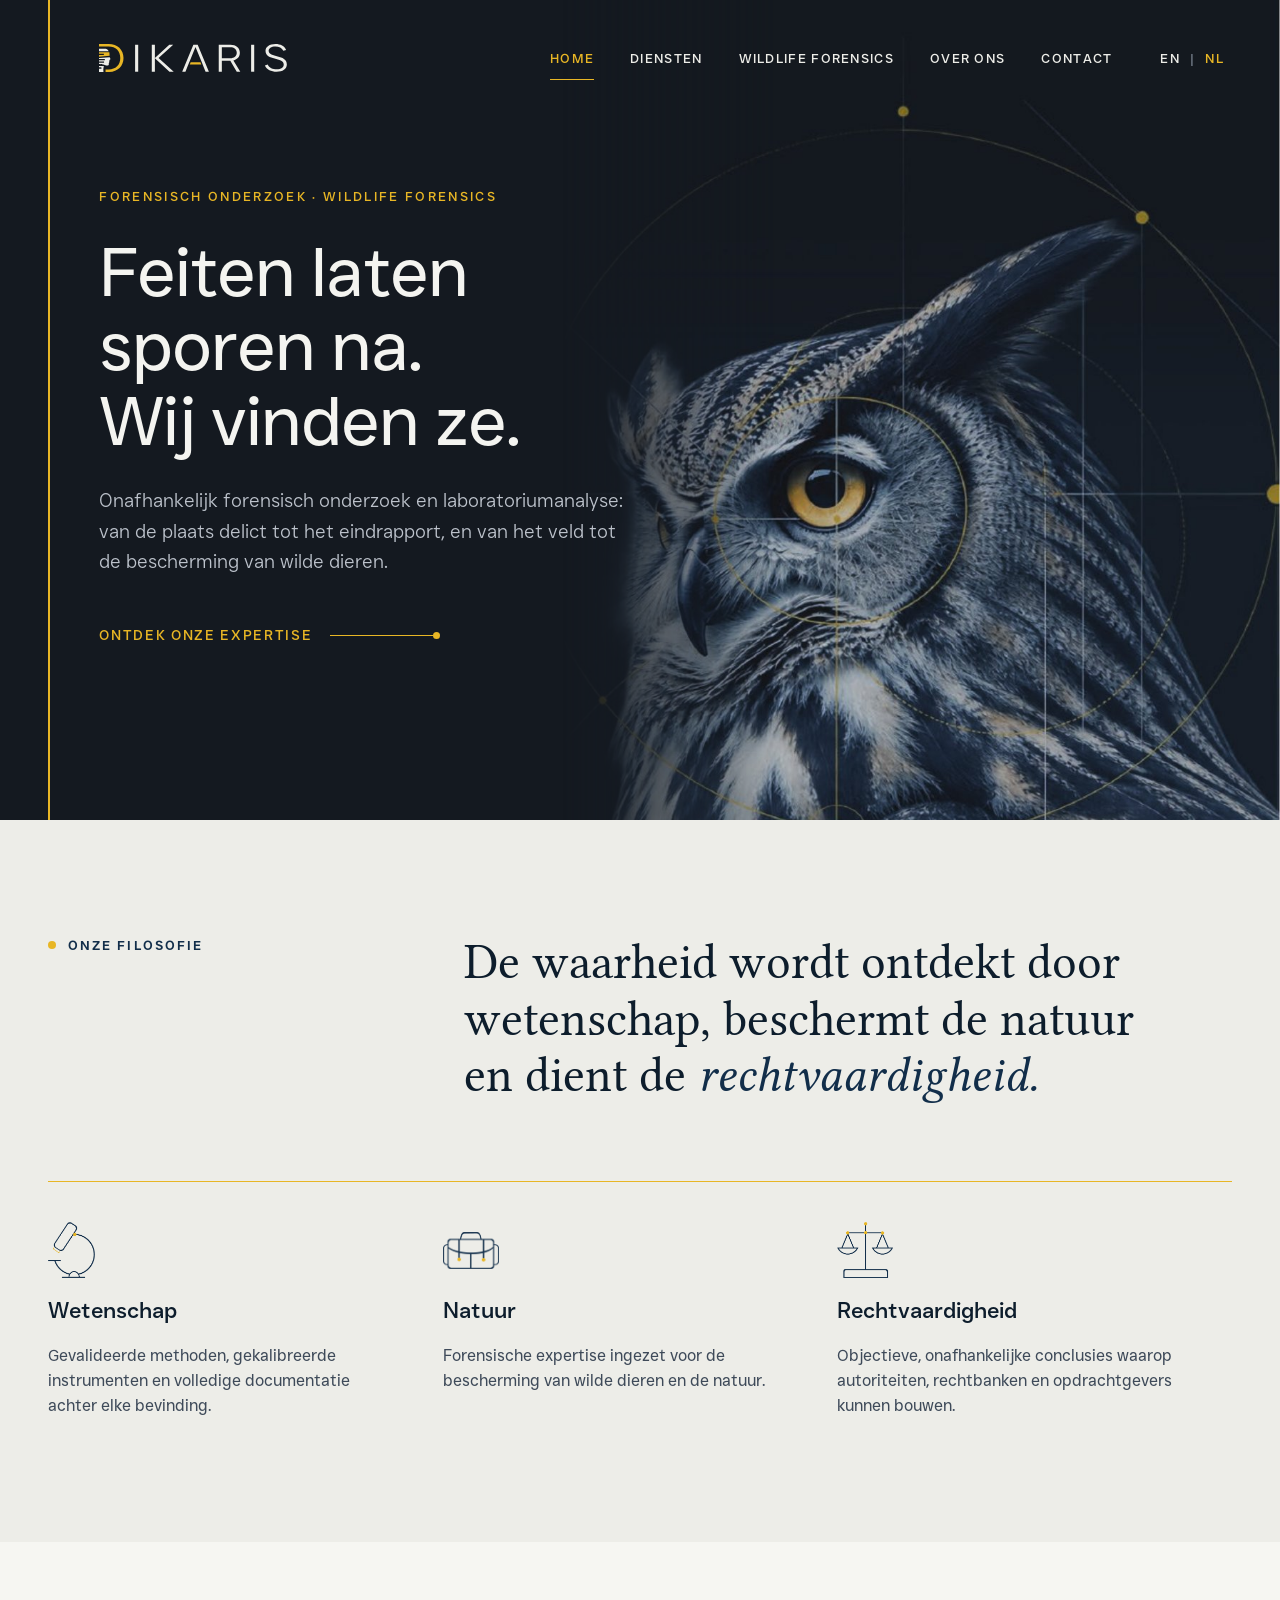
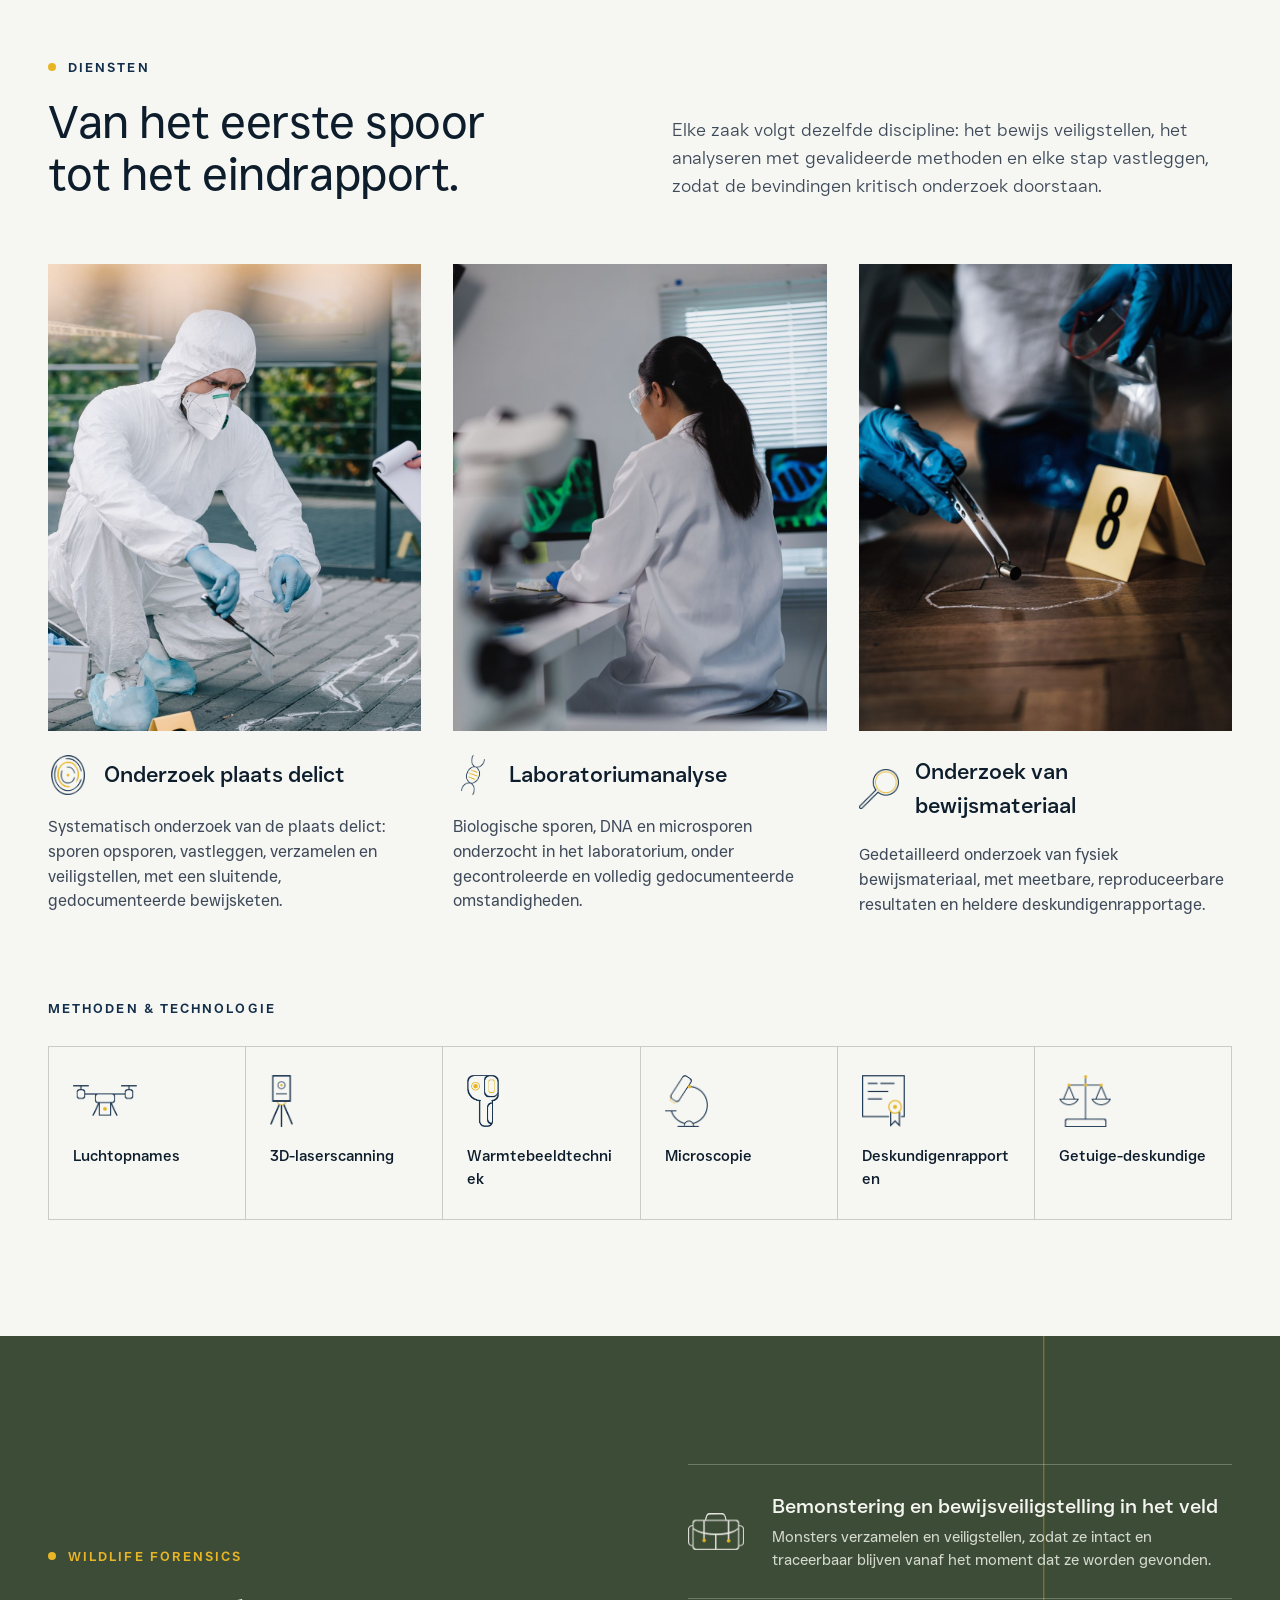
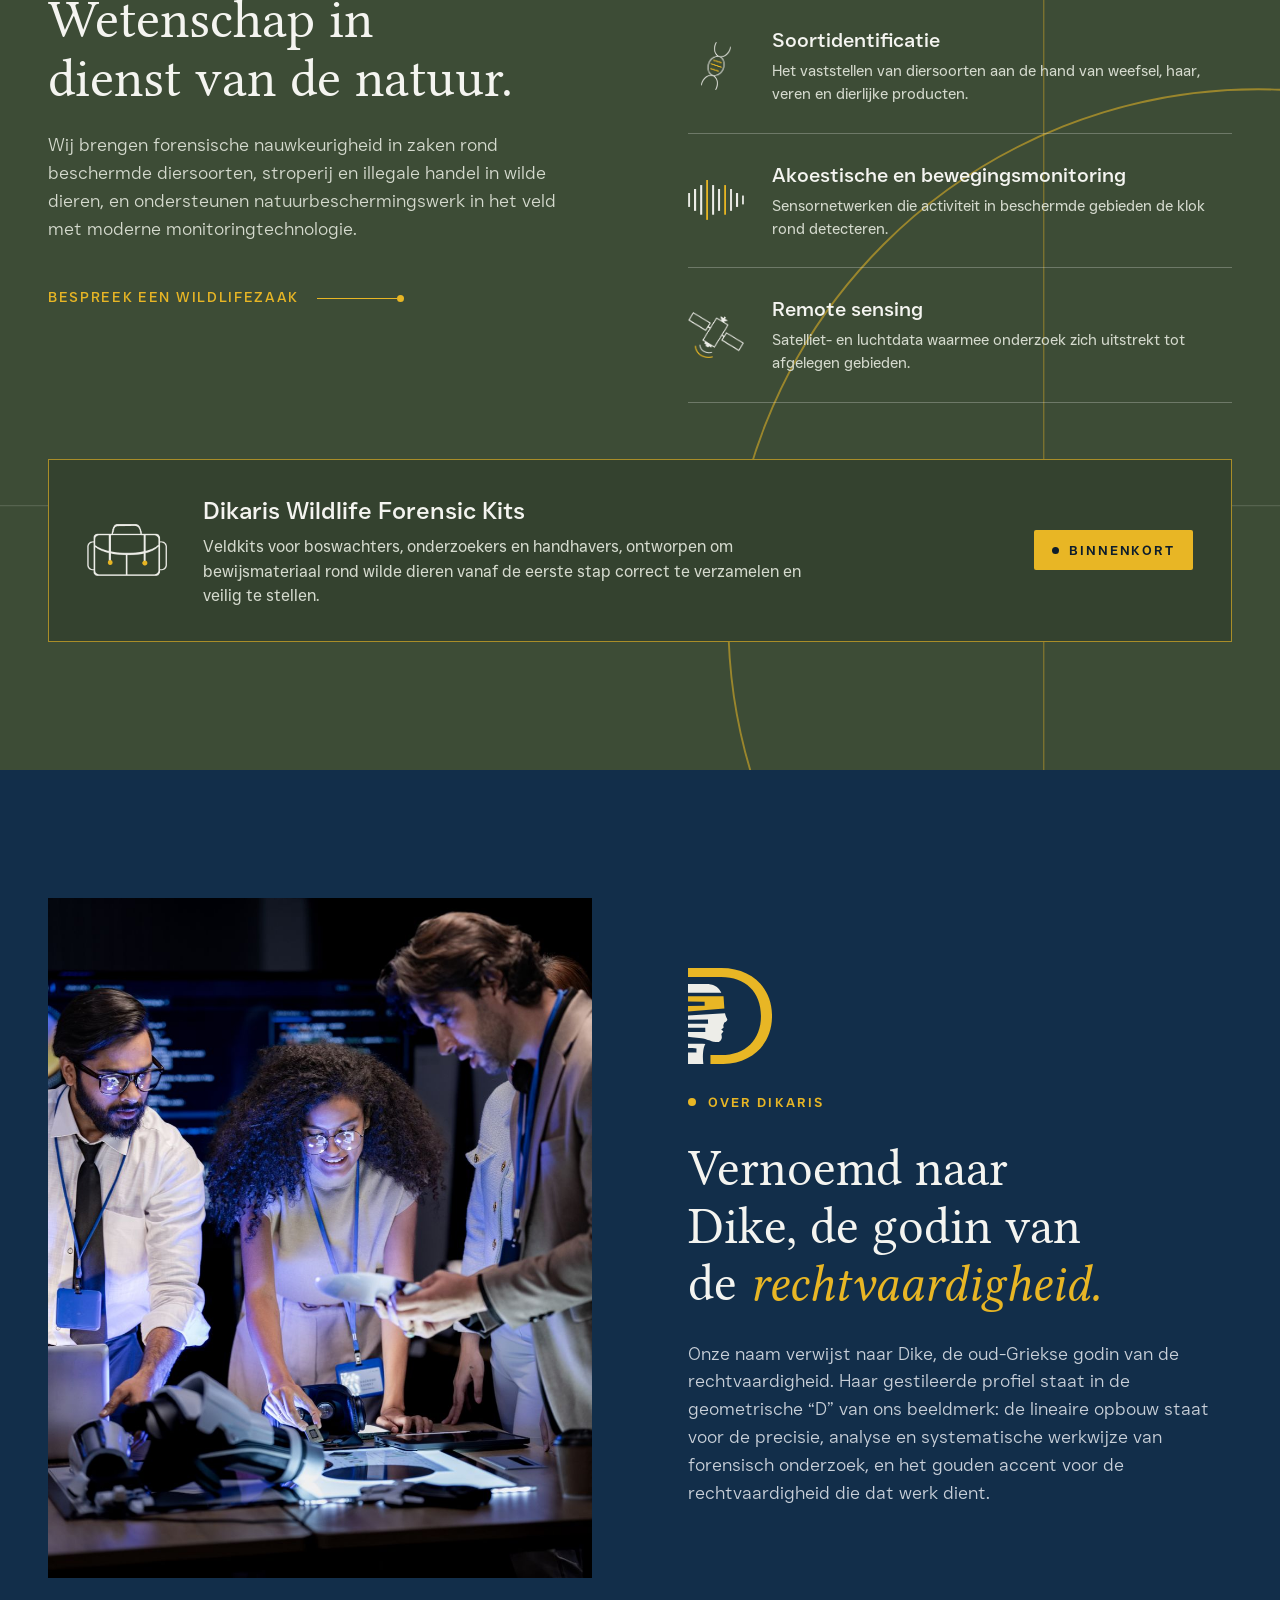
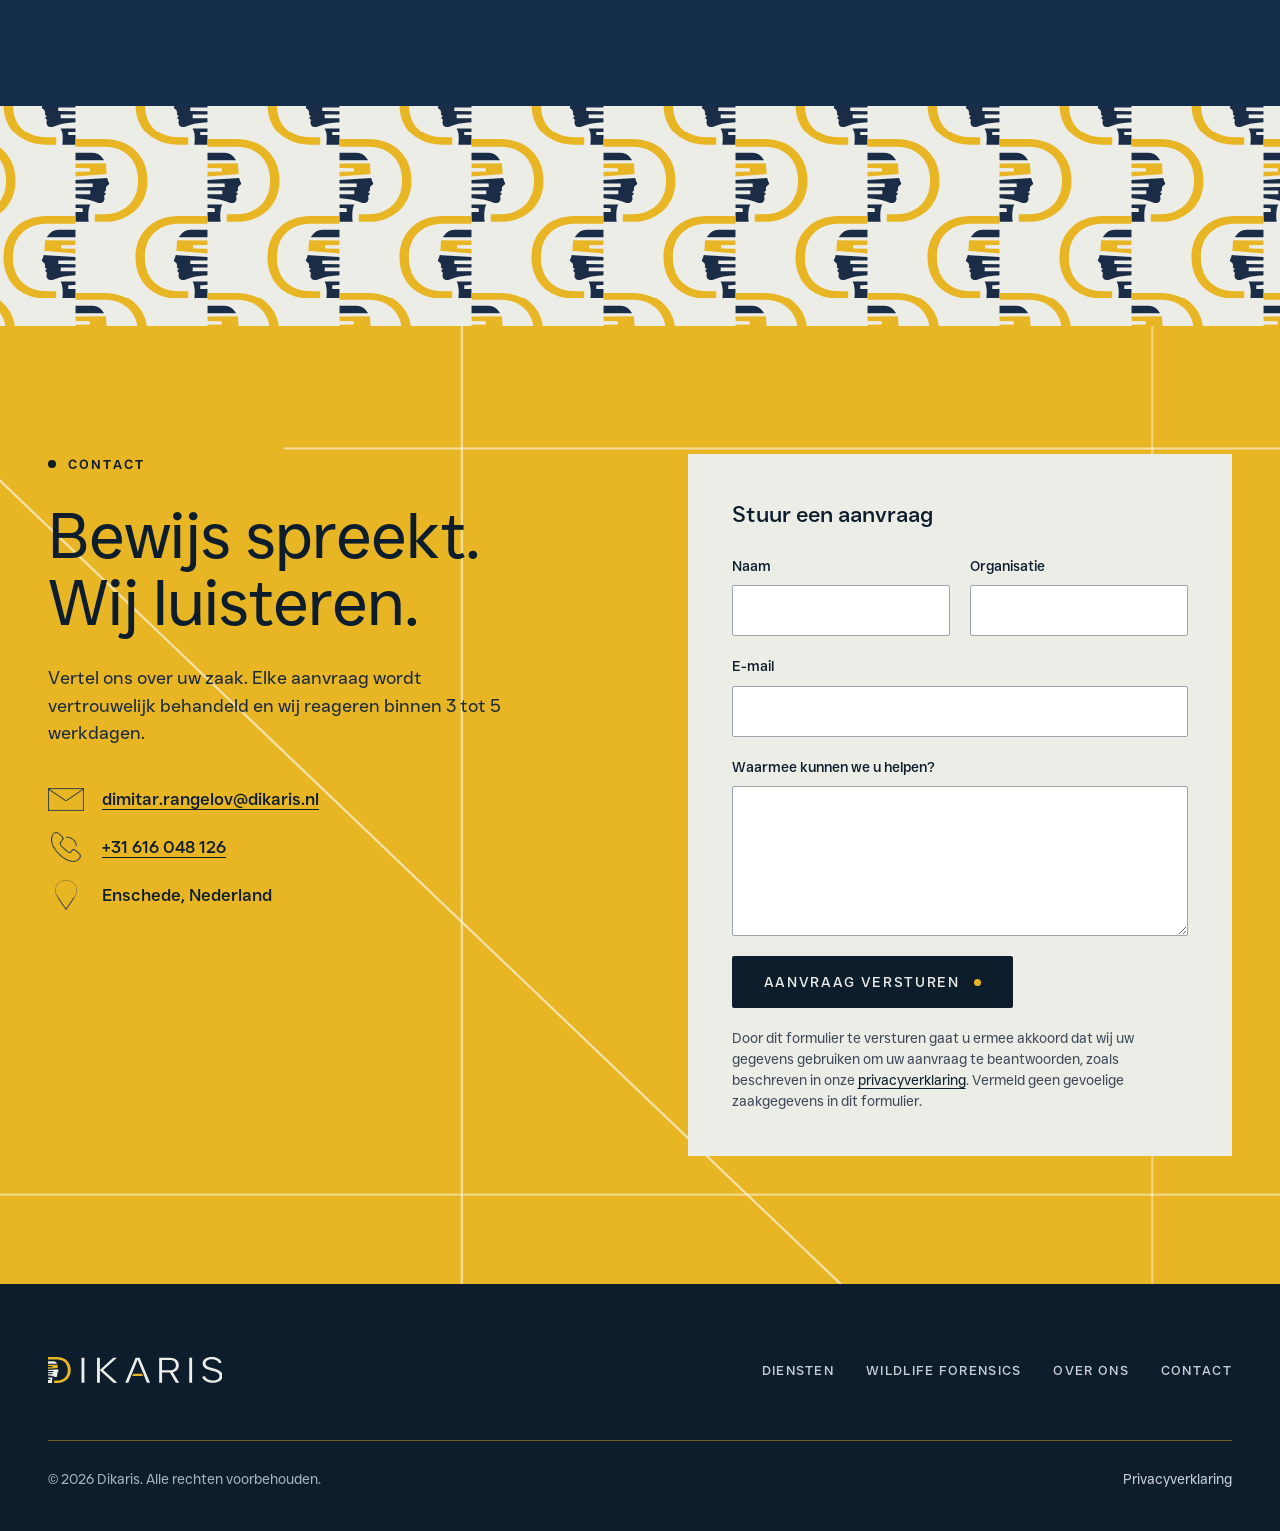
<file: index.html>
<!doctype html>
<html lang="nl">
<head>
<meta charset="utf-8">
<meta name="viewport" content="width=device-width, initial-scale=1">
<title>Dikaris | Forensisch onderzoek &amp; Wildlife Forensics</title>
<meta name="description" content="Dikaris: onafhankelijk forensisch onderzoek, laboratoriumanalyse en wildlife forensics. Gevestigd in Enschede, Nederland.">
<meta name="theme-color" content="#141920">
<meta property="og:title" content="Dikaris | Forensisch onderzoek &amp; Wildlife Forensics">
<meta property="og:description" content="Dikaris: onafhankelijk forensisch onderzoek, laboratoriumanalyse en wildlife forensics. Gevestigd in Enschede, Nederland.">
<meta property="og:type" content="website">
<meta property="og:image" content="https://dikaris.nl/assets/img/og-image.jpg">
<link rel="alternate" hreflang="en" href="https://dikaris.nl/en/">
<link rel="alternate" hreflang="nl" href="https://dikaris.nl/">
<link rel="alternate" hreflang="x-default" href="https://dikaris.nl/">
<link rel="canonical" href="https://dikaris.nl/">
<meta property="og:url" content="https://dikaris.nl/">
<meta property="og:locale" content="nl_NL">
<link rel="icon" href="favicon.svg" type="image/svg+xml">
<link rel="stylesheet" href="assets/css/styles.css">
<script type="application/ld+json">{"@context":"https://schema.org","@type":"ProfessionalService","name":"Dikaris","url":"https://dikaris.nl/","logo":"https://dikaris.nl/favicon.svg","image":"https://dikaris.nl/assets/img/og-image.jpg","description":"Independent forensic investigation, laboratory analysis and wildlife forensics.","email":"dimitar.rangelov@dikaris.nl","telephone":"+31616048126","address":{"@type":"PostalAddress","addressLocality":"Enschede","addressCountry":"NL"},"areaServed":"NL","knowsLanguage":["en","nl"]}</script>
</head>
<body>
<div style="background: #EDEDE8; color: #0D1D2C; font-family: 'JUST Sans', 'Helvetica Neue', Arial, sans-serif; font-weight: 400; line-height: 1.55; -webkit-font-smoothing: antialiased">

<section id="home" style="position: relative; background: #141920; color: #EDEDE8; overflow: hidden; min-height: 820px; display: flex; flex-direction: column">
<img class="hero-owl" src="assets/img/hero-owl.jpg" alt="" style="position: absolute; top: 0; right: 0; height: 100%; width: min(56%, 820px); object-fit: cover; object-position: 30% 16%">
<div style="position: relative; z-index: 1; flex: 1; display: flex; flex-direction: column; width: 100%; max-width: 1344px; margin: 0 auto; padding: 0 clamp(20px, 4vw, 48px); box-sizing: border-box">
<div aria-hidden="true" style="position: absolute; top: 0; bottom: 0; left: clamp(20px, 4vw, 48px); width: 2px; background: #E8B625"></div>
<header style="display: flex; align-items: center; justify-content: space-between; gap: 24px 40px; flex-wrap: wrap; padding: 36px 0 36px clamp(24px, 4vw, 56px)">
<a href="#home" aria-label="Dikaris home" style="display: flex; align-items: center; min-height: 44px">
<svg role="img" aria-label="Dikaris" viewBox="40 154.7 748.8 111.6" style="height: 28px; width: auto; display: block"><path fill="#E8B625" d="M 78.76 154.71 L 40.03 154.71 L 40.03 165.07 L 78.76 165.07 C 106.42 165.07 124.84 182.29 124.84 210.52 C 124.84 238.75 106.42 255.98 78.76 255.98 L 66.10 255.98 L 66.10 266.34 L 78.76 266.34 C 113.64 266.34 137.68 244.02 137.68 210.52 C 137.68 177.03 113.64 154.71 78.76 154.71 "></path><path fill="#EDEDE8" d="M 78.69 183.38 L 40.03 183.38 L 40.03 173.20 L 62.91 173.20 C 62.91 173.20 69.15 173.29 73.11 176.53 C 77.06 179.76 78.69 183.38 78.69 183.38 "></path><path fill="#EDEDE8" d="M 57.56 236.69 C 53.24 235.74 40.03 234.49 40.03 234.49 L 40.03 229.16 L 60.14 229.24 L 60.06 224.29 L 40.03 224.29 L 40.03 219.64 L 63.36 219.46 L 63.23 214.63 L 40.03 214.80 L 40.03 210.01 L 83.03 207.41 C 83.03 207.41 83.83 211.38 85.40 213.56 C 87 215.74 82.23 218.04 82.23 218.04 C 82.23 218.04 80.26 222.66 81.46 223.13 C 82.63 223.60 78.69 226.37 78.69 226.37 C 78.69 226.37 81.58 227.68 81.07 228.50 C 80.28 229.76 78.69 231.46 78.69 231.46 C 78.69 231.46 79.45 234.01 79.35 235.62 C 79.30 236.55 78.85 238.29 77.44 239.5 C 75.59 241.08 73.72 241.01 69.96 240.49 C 69.46 240.42 68.97 240.30 68.49 240.13 C 66.36 239.39 60.02 237.23 57.56 236.69 "></path><path fill="#E8B625" d="M 82.29 201.72 L 40.03 205.13 L 40.03 198.74 L 59.39 198.64 L 59.32 193.99 L 40.03 193.73 L 40.03 187.60 L 81.28 187.50 ZM 82.29 201.72 "></path><path fill="#EDEDE8" d="M 60.37 243.08 C 60.37 243.08 58.55 244.65 57.65 251.80 C 56.75 258.95 57.91 266.34 57.91 266.34 L 40.03 266.34 L 40.03 253.05 C 44.92 253.12 49.71 253.19 49.82 253.19 C 49.82 250.95 49.86 250.52 49.86 248.30 C 47.68 248.25 43.80 248.03 40.03 247.80 L 40.03 242.85 C 46.67 242.83 54.83 242.85 60.37 243.08 "></path><path fill="#EDEDE8" d="M 183.87 157.78 L 196.22 157.78 L 196.22 265.19 L 183.87 265.19 ZM 183.87 157.78 "></path><path fill="#EDEDE8" d="M 250.42 265.19 L 250.42 157.78 L 262.77 157.78 L 262.77 210.10 L 320.16 157.78 L 335.81 157.78 L 277.38 210.41 L 337.90 265.19 L 321.03 265.19 L 262.77 211.79 L 262.77 265.19 ZM 250.42 265.19 "></path><path fill="#EDEDE8" d="M 529.63 211.64 L 563.19 211.64 C 578.67 211.64 589.10 203.96 589.10 189.85 C 589.10 175.88 578.67 167.75 563.19 167.75 L 529.63 167.75 ZM 517.28 265.19 L 517.28 157.78 L 563.71 157.78 C 586.32 157.78 601.45 169.75 601.45 190.00 C 601.45 206.11 591.37 216.70 575.71 220.08 L 603.19 265.19 L 589.10 265.19 L 563.37 221.30 L 529.63 221.30 L 529.63 265.19 ZM 517.28 265.19 "></path><path fill="#EDEDE8" d="M 646.30 157.78 L 658.65 157.78 L 658.65 265.19 L 646.30 265.19 ZM 646.30 157.78 "></path><path fill="#EDEDE8" d="M 701.29 240.18 L 712.42 236.34 C 718.51 249.85 732.94 255.52 747.90 255.52 C 766.68 255.52 776.42 247.55 776.42 236.34 C 776.42 206.57 703.72 222.69 703.72 182.02 C 703.72 165.76 719.37 154.71 743.55 154.71 C 763.37 154.71 779.55 162.84 785.81 178.34 L 774.68 182.02 C 769.81 170.05 757.11 164.37 743.55 164.37 C 725.81 164.37 716.25 172.20 716.25 182.02 C 716.25 211.17 788.76 195.06 788.76 236.34 C 788.76 254.45 772.07 265.19 747.90 265.19 C 726.68 265.19 708.07 256.60 701.29 240.18 "></path><path fill="#EDEDE8" d="M 433.37 157.78 L 416.15 157.78 L 371.63 265.19 L 384.5 265.19 L 393.58 242.64 L 393.67 242.41 L 394.76 239.71 L 394.77 239.71 L 401.49 223.31 L 401.50 223.31 L 424.15 167.44 L 425.02 167.44 L 448.08 223.91 L 448.10 223.91 L 456.02 243.25 L 455.87 243.25 L 464.85 265.19 L 478.06 265.19 ZM 433.37 157.78 "></path><path fill="#E8B625" d="M 401.74 236.70 L 447.95 236.70 L 444.31 227.03 L 405.38 227.03 ZM 401.74 236.70 "></path></svg>
</a>
<div class="nav-desktop" style="display: flex; align-items: center; gap: 16px 40px; flex-wrap: wrap">
<nav aria-label="Hoofdmenu">
<ul style="display: flex; flex-wrap: wrap; gap: 8px 36px; list-style: none; margin: 0; padding: 0; font-size: 13px; font-weight: 500; letter-spacing: 0.1em; text-transform: uppercase">
<li><a href="#home" aria-current="page" style="display: inline-flex; align-items: center; min-height: 44px; color: #E8B625; text-decoration: none; box-shadow: inset 0 -1px 0 #E8B625">Home</a></li>
<li><a class="nav-link" href="#expertise" style="display: inline-flex; align-items: center; min-height: 44px">Diensten</a></li>
<li><a class="nav-link" href="#wildlife" style="display: inline-flex; align-items: center; min-height: 44px">Wildlife Forensics</a></li>
<li><a class="nav-link" href="#about" style="display: inline-flex; align-items: center; min-height: 44px">Over ons</a></li>
<li><a class="nav-link" href="#contact" style="display: inline-flex; align-items: center; min-height: 44px">Contact</a></li>
</ul>
</nav>
<div role="group" aria-label="Taal" style="display: flex; align-items: center; gap: 2px; font-size: 13px; font-weight: 500; letter-spacing: 0.1em">
<a class="nav-link" href="en/index.html" lang="en" aria-label="English" style="display: inline-flex; align-items: center; min-height: 44px; padding: 0 8px">EN</a>
<span aria-hidden="true" style="color: #6B7480">|</span>
<span aria-current="true" style="display: inline-flex; align-items: center; min-height: 44px; padding: 0 8px; color: #E8B625">NL</span>
</div>
</div>
<button class="menu-btn" type="button" aria-expanded="false" aria-controls="mobile-menu" aria-label="Menu openen" data-label-open="Menu sluiten" data-label-closed="Menu openen" style="display: none; align-items: center; justify-content: center; width: 48px; height: 48px; padding: 0; background: transparent; border: 1px solid rgba(237, 237, 232, 0.35); border-radius: 2px; color: #EDEDE8; cursor: pointer">
<span class="icon-close" hidden><svg aria-hidden="true" width="20" height="20" viewBox="0 0 20 20" fill="none" stroke="#E8B625" stroke-width="1.6"><path d="M4 4l12 12M16 4 4 16"></path></svg></span>
<span class="icon-open"><svg aria-hidden="true" width="22" height="16" viewBox="0 0 22 16" fill="none" stroke="#EDEDE8" stroke-width="1.6"><path d="M1 2h20M1 8h20M1 14h14"></path></svg></span>
</button>
</header>
<nav id="mobile-menu" hidden aria-label="Mobiel menu" style="position: relative; z-index: 2; display: flex; flex-direction: column; gap: 20px; padding: 0 0 32px clamp(24px, 4vw, 56px)">
<ul style="list-style: none; margin: 0; padding: 0; display: flex; flex-direction: column; border-top: 1px solid rgba(237, 237, 232, 0.18)">
<li><a class="menu-link" href="#home" style="color: #E8B625">Home</a></li>
<li><a class="menu-link" href="#expertise">Diensten</a></li>
<li><a class="menu-link" href="#wildlife">Wildlife Forensics</a></li>
<li><a class="menu-link" href="#about">Over ons</a></li>
<li><a class="menu-link" href="#contact">Contact</a></li>
</ul>
<div role="group" aria-label="Taal" style="display: flex; align-items: center; gap: 2px; font-size: 14px; font-weight: 500; letter-spacing: 0.1em">
<a class="nav-link" href="en/index.html" lang="en" aria-label="English" style="display: inline-flex; align-items: center; min-height: 44px; padding: 0 12px 0 0">EN</a>
<span aria-hidden="true" style="color: #6B7480">|</span>
<span aria-current="true" style="display: inline-flex; align-items: center; min-height: 44px; padding: 0 12px; color: #E8B625">NL</span>
</div>
</nav>

<div style="flex: 1; display: flex; align-items: center; padding: 48px 0 140px clamp(24px, 4vw, 56px)">
<div style="max-width: 660px; display: flex; flex-direction: column; gap: 28px">
<p style="margin: 0; font-size: 13px; font-weight: 500; letter-spacing: 0.18em; text-transform: uppercase; color: #E8B625">Forensisch onderzoek · Wildlife forensics</p>
<h1 style="margin: 0; font-size: clamp(32px, 5.4vw, 78px); font-weight: 400; line-height: 1.08; letter-spacing: -0.015em; color: #F4F4F0; text-wrap: balance">Feiten laten sporen na.<br>Wij vinden ze.</h1>
<p style="margin: 0; max-width: 540px; font-size: 19px; font-weight: 300; line-height: 1.6; color: #BCC2CB">Onafhankelijk forensisch onderzoek en laboratoriumanalyse: van de plaats delict tot het eindrapport, en van het veld tot de bescherming van wilde dieren.</p>
<a href="#expertise" style="display: inline-flex; align-items: center; gap: 18px; align-self: flex-start; min-height: 44px; margin-top: 8px; color: #E8B625; text-decoration: none; font-size: 14px; font-weight: 500; letter-spacing: 0.12em; text-transform: uppercase; white-space: nowrap">Ontdek onze expertise<span aria-hidden="true" style="display: flex; align-items: center"><span style="display: block; width: clamp(40px, 8vw, 120px); height: 1px; background: #E8B625"></span><span style="display: block; width: 7px; height: 7px; border-radius: 50%; background: #E8B625"></span></span></a>
</div>
</div>
</div>
</section>

<section id="philosophy" style="background: #EDEDE8; padding: clamp(72px, 9vw, 128px) 0">
<div style="max-width: 1344px; margin: 0 auto; padding: 0 clamp(20px, 4vw, 48px); box-sizing: border-box; display: flex; flex-direction: column; gap: clamp(48px, 6vw, 88px)">
<div style="display: grid; grid-template-columns: repeat(auto-fit, minmax(min(280px, 100%), 1fr)); gap: 32px 64px; align-items: start">
<p style="margin: 0; display: flex; align-items: center; gap: 12px; font-size: 13px; font-weight: 600; letter-spacing: 0.16em; text-transform: uppercase; color: #122E4A"><span aria-hidden="true" style="width: 8px; height: 8px; border-radius: 50%; background: #E8B625"></span>Onze filosofie</p>
<p style="margin: 0; grid-column: span 2; font-family: 'Libertinus Serif', Georgia, 'Times New Roman', serif; font-size: clamp(32px, 3.8vw, 54px); line-height: 1.16; color: #0D1D2C; text-wrap: balance">De waarheid wordt ontdekt door wetenschap, beschermt de natuur en dient de <em style="font-style: italic; color: #122E4A">rechtvaardigheid.</em></p>
</div>
<div style="display: grid; grid-template-columns: repeat(auto-fit, minmax(min(300px, 100%), 1fr)); gap: 0; border-top: 1px solid #E8B625">
<div style="display: flex; flex-direction: column; gap: 16px; padding: 40px 40px 8px 0">
<img src="assets/img/icon-microscope.png" alt="" style="width: 56px; height: 56px; object-fit: contain; object-position: left center">
<h2 style="margin: 0; font-size: 22px; font-weight: 500; color: #0D1D2C">Wetenschap</h2>
<p style="margin: 0; font-size: 16px; color: #3E4A59; max-width: 340px">Gevalideerde methoden, gekalibreerde instrumenten en volledige documentatie achter elke bevinding.</p>
</div>
<div style="display: flex; flex-direction: column; gap: 16px; padding: 40px 40px 8px 0">
<img src="assets/img/icon-wildlife-kit.png" alt="" style="width: 56px; height: 56px; object-fit: contain; object-position: left center">
<h2 style="margin: 0; font-size: 22px; font-weight: 500; color: #0D1D2C">Natuur</h2>
<p style="margin: 0; font-size: 16px; color: #3E4A59; max-width: 340px">Forensische expertise ingezet voor de bescherming van wilde dieren en de natuur.</p>
</div>
<div style="display: flex; flex-direction: column; gap: 16px; padding: 40px 40px 8px 0">
<img src="assets/img/icon-scales.png" alt="" style="width: 56px; height: 56px; object-fit: contain; object-position: left center">
<h2 style="margin: 0; font-size: 22px; font-weight: 500; color: #0D1D2C">Rechtvaardigheid</h2>
<p style="margin: 0; font-size: 16px; color: #3E4A59; max-width: 340px">Objectieve, onafhankelijke conclusies waarop autoriteiten, rechtbanken en opdrachtgevers kunnen bouwen.</p>
</div>
</div>
</div>
</section>

<section id="expertise" style="background: #F6F6F2; padding: clamp(72px, 9vw, 128px) 0">
<div style="max-width: 1344px; margin: 0 auto; padding: 0 clamp(20px, 4vw, 48px); box-sizing: border-box; display: flex; flex-direction: column; gap: clamp(40px, 5vw, 72px)">
<div style="display: grid; grid-template-columns: repeat(auto-fit, minmax(min(420px, 100%), 1fr)); gap: 24px 64px; align-items: end">
<div style="display: flex; flex-direction: column; gap: 20px">
<p style="margin: 0; display: flex; align-items: center; gap: 12px; font-size: 13px; font-weight: 600; letter-spacing: 0.16em; text-transform: uppercase; color: #122E4A"><span aria-hidden="true" style="width: 8px; height: 8px; border-radius: 50%; background: #E8B625"></span>Diensten</p>
<h2 style="margin: 0; font-size: clamp(34px, 3.6vw, 52px); font-weight: 400; line-height: 1.12; letter-spacing: -0.01em; color: #0D1D2C; text-wrap: balance">Van het eerste spoor tot het eindrapport.</h2>
</div>
<p style="margin: 0; font-size: 18px; font-weight: 300; color: #3E4A59; max-width: 540px">Elke zaak volgt dezelfde discipline: het bewijs veiligstellen, het analyseren met gevalideerde methoden en elke stap vastleggen, zodat de bevindingen kritisch onderzoek doorstaan.</p>
</div>

<div style="display: grid; grid-template-columns: repeat(auto-fit, minmax(min(340px, 100%), 1fr)); gap: 40px 32px">
<article style="display: flex; flex-direction: column; gap: 20px">
<img src="assets/img/photo-investigator.jpg" alt="Onderzoeker in beschermende kleding onderzoekt bewijsmateriaal op een plaats delict" style="width: 100%; aspect-ratio: 4 / 5; object-fit: cover; display: block">
<div style="display: flex; align-items: center; gap: 16px; padding-top: 4px">
<img src="assets/img/icon-fingerprint.png" alt="" style="width: 40px; height: 40px; object-fit: contain">
<h3 style="margin: 0; font-size: 22px; font-weight: 500; color: #0D1D2C">Onderzoek plaats delict</h3>
</div>
<p style="margin: 0; font-size: 16px; color: #3E4A59">Systematisch onderzoek van de plaats delict: sporen opsporen, vastleggen, verzamelen en veiligstellen, met een sluitende, gedocumenteerde bewijsketen.</p>
</article>
<article style="display: flex; flex-direction: column; gap: 20px">
<img src="assets/img/photo-lab-dna.jpg" alt="Wetenschapper analyseert DNA-structuren in een laboratorium" style="width: 100%; aspect-ratio: 4 / 5; object-fit: cover; display: block">
<div style="display: flex; align-items: center; gap: 16px; padding-top: 4px">
<img src="assets/img/icon-dna.png" alt="" style="width: 40px; height: 40px; object-fit: contain">
<h3 style="margin: 0; font-size: 22px; font-weight: 500; color: #0D1D2C">Laboratoriumanalyse</h3>
</div>
<p style="margin: 0; font-size: 16px; color: #3E4A59">Biologische sporen, DNA en microsporen onderzocht in het laboratorium, onder gecontroleerde en volledig gedocumenteerde omstandigheden.</p>
</article>
<article style="display: flex; flex-direction: column; gap: 20px">
<img src="assets/img/photo-crime-marker.jpg" alt="Handen met handschoenen verzamelen bewijs met een pincet naast een genummerde markering" style="width: 100%; aspect-ratio: 4 / 5; object-fit: cover; display: block">
<div style="display: flex; align-items: center; gap: 16px; padding-top: 4px">
<img src="assets/img/icon-magnifier.png" alt="" style="width: 40px; height: 40px; object-fit: contain">
<h3 style="margin: 0; font-size: 22px; font-weight: 500; color: #0D1D2C">Onderzoek van bewijsmateriaal</h3>
</div>
<p style="margin: 0; font-size: 16px; color: #3E4A59">Gedetailleerd onderzoek van fysiek bewijsmateriaal, met meetbare, reproduceerbare resultaten en heldere deskundigenrapportage.</p>
</article>
</div>

<div style="display: flex; flex-direction: column; gap: 28px; padding-top: 16px">
<h3 style="margin: 0; font-size: 13px; font-weight: 600; letter-spacing: 0.16em; text-transform: uppercase; color: #122E4A">Methoden &amp; technologie</h3>
<ul style="list-style: none; margin: 0; padding: 0; display: grid; grid-template-columns: repeat(auto-fit, minmax(min(170px, 100%), 1fr)); border-top: 1px solid #C9CCC4; border-left: 1px solid #C9CCC4">
<li class="method" style="display: flex; flex-direction: column; align-items: flex-start; gap: 18px; padding: 28px 24px; border-right: 1px solid #C9CCC4; border-bottom: 1px solid #C9CCC4"><img src="assets/img/icon-drone.png" alt="" style="width: 64px; height: 52px; object-fit: contain; object-position: left center"><span style="font-size: 15px; font-weight: 500; color: #0D1D2C">Luchtopnames</span></li>
<li class="method" style="display: flex; flex-direction: column; align-items: flex-start; gap: 18px; padding: 28px 24px; border-right: 1px solid #C9CCC4; border-bottom: 1px solid #C9CCC4"><img src="assets/img/icon-lidar.png" alt="" style="width: 64px; height: 52px; object-fit: contain; object-position: left center"><span style="font-size: 15px; font-weight: 500; color: #0D1D2C">3D-laserscanning</span></li>
<li class="method" style="display: flex; flex-direction: column; align-items: flex-start; gap: 18px; padding: 28px 24px; border-right: 1px solid #C9CCC4; border-bottom: 1px solid #C9CCC4"><img src="assets/img/icon-thermal-camera.png" alt="" style="width: 64px; height: 52px; object-fit: contain; object-position: left center"><span style="font-size: 15px; font-weight: 500; color: #0D1D2C">Warmtebeeldtechniek</span></li>
<li class="method" style="display: flex; flex-direction: column; align-items: flex-start; gap: 18px; padding: 28px 24px; border-right: 1px solid #C9CCC4; border-bottom: 1px solid #C9CCC4"><img src="assets/img/icon-microscope.png" alt="" style="width: 64px; height: 52px; object-fit: contain; object-position: left center"><span style="font-size: 15px; font-weight: 500; color: #0D1D2C">Microscopie</span></li>
<li class="method" style="display: flex; flex-direction: column; align-items: flex-start; gap: 18px; padding: 28px 24px; border-right: 1px solid #C9CCC4; border-bottom: 1px solid #C9CCC4"><img src="assets/img/icon-certificate.png" alt="" style="width: 64px; height: 52px; object-fit: contain; object-position: left center"><span style="font-size: 15px; font-weight: 500; color: #0D1D2C">Deskundigenrapporten</span></li>
<li class="method" style="display: flex; flex-direction: column; align-items: flex-start; gap: 18px; padding: 28px 24px; border-right: 1px solid #C9CCC4; border-bottom: 1px solid #C9CCC4"><img src="assets/img/icon-scales.png" alt="" style="width: 64px; height: 52px; object-fit: contain; object-position: left center"><span style="font-size: 15px; font-weight: 500; color: #0D1D2C">Getuige-deskundige</span></li>
</ul>
</div>
</div>
</section>

<section id="wildlife" style="position: relative; background: #3D4C36; color: #EDEDE8; overflow: hidden; padding: clamp(80px, 10vw, 144px) 0">
<svg aria-hidden="true" viewBox="0 0 1440 820" preserveAspectRatio="xMidYMid slice" style="position: absolute; inset: 0; width: 100%; height: 100%; pointer-events: none"><circle cx="1210" cy="700" r="420" fill="none" stroke="#E8B625" stroke-width="1.5" opacity="0.55"></circle><line x1="1040" y1="0" x2="1040" y2="820" stroke="#E8B625" stroke-width="1" opacity="0.4"></line><line x1="0" y1="610" x2="1440" y2="610" stroke="#EDEDE8" stroke-width="1" opacity="0.14"></line><line x1="0" y1="96" x2="210" y2="96" stroke="#E8B625" stroke-width="1.5" opacity="0.6"></line><line x1="130" y1="0" x2="130" y2="170" stroke="#E8B625" stroke-width="1.5" opacity="0.6"></line></svg>
<div style="position: relative; max-width: 1344px; margin: 0 auto; padding: 0 clamp(20px, 4vw, 48px); box-sizing: border-box; display: grid; grid-template-columns: repeat(auto-fit, minmax(min(460px, 100%), 1fr)); gap: 56px 96px; align-items: center">
<div style="display: flex; flex-direction: column; gap: 24px">
<p style="margin: 0; display: flex; align-items: center; gap: 12px; font-size: 13px; font-weight: 600; letter-spacing: 0.16em; text-transform: uppercase; color: #E8B625"><span aria-hidden="true" style="width: 8px; height: 8px; border-radius: 50%; background: #E8B625"></span>Wildlife forensics</p>
<h2 style="margin: 0; font-family: 'Libertinus Serif', Georgia, 'Times New Roman', serif; font-size: clamp(38px, 4.2vw, 60px); font-weight: 400; line-height: 1.1; color: #F4F4F0; text-wrap: balance">Wetenschap in dienst van de natuur.</h2>
<p style="margin: 0; max-width: 540px; font-size: 18px; font-weight: 300; color: #D5DACE">Wij brengen forensische nauwkeurigheid in zaken rond beschermde diersoorten, stroperij en illegale handel in wilde dieren, en ondersteunen natuurbeschermingswerk in het veld met moderne monitoringtechnologie.</p>
<a href="#contact" style="display: inline-flex; align-items: center; gap: 18px; align-self: flex-start; min-height: 44px; margin-top: 8px; color: #E8B625; text-decoration: none; font-size: 14px; font-weight: 500; letter-spacing: 0.12em; text-transform: uppercase">Bespreek een wildlifezaak<span aria-hidden="true" style="display: flex; align-items: center"><span style="display: block; width: 80px; height: 1px; background: #E8B625"></span><span style="display: block; width: 7px; height: 7px; border-radius: 50%; background: #E8B625"></span></span></a>
</div>
<ul style="list-style: none; margin: 0; padding: 0; display: flex; flex-direction: column">
<li style="display: flex; align-items: center; gap: 28px; padding: 26px 0; border-top: 1px solid rgba(237, 237, 232, 0.28)"><img src="assets/img/icon-wildlife-kit-light.png" alt="" style="width: 56px; height: 48px; object-fit: contain; flex: none"><div style="display: flex; flex-direction: column; gap: 4px"><h3 style="margin: 0; font-size: 20px; font-weight: 500; color: #F4F4F0">Bemonstering en bewijsveiligstelling in het veld</h3><p style="margin: 0; font-size: 15px; color: #D5DACE">Monsters verzamelen en veiligstellen, zodat ze intact en traceerbaar blijven vanaf het moment dat ze worden gevonden.</p></div></li>
<li style="display: flex; align-items: center; gap: 28px; padding: 26px 0; border-top: 1px solid rgba(237, 237, 232, 0.28)"><img src="assets/img/icon-dna-light.png" alt="" style="width: 56px; height: 48px; object-fit: contain; flex: none"><div style="display: flex; flex-direction: column; gap: 4px"><h3 style="margin: 0; font-size: 20px; font-weight: 500; color: #F4F4F0">Soortidentificatie</h3><p style="margin: 0; font-size: 15px; color: #D5DACE">Het vaststellen van diersoorten aan de hand van weefsel, haar, veren en dierlijke producten.</p></div></li>
<li style="display: flex; align-items: center; gap: 28px; padding: 26px 0; border-top: 1px solid rgba(237, 237, 232, 0.28)"><img src="assets/img/icon-acoustic-sensor-light.png" alt="" style="width: 56px; height: 48px; object-fit: contain; flex: none"><div style="display: flex; flex-direction: column; gap: 4px"><h3 style="margin: 0; font-size: 20px; font-weight: 500; color: #F4F4F0">Akoestische en bewegingsmonitoring</h3><p style="margin: 0; font-size: 15px; color: #D5DACE">Sensornetwerken die activiteit in beschermde gebieden de klok rond detecteren.</p></div></li>
<li style="display: flex; align-items: center; gap: 28px; padding: 26px 0; border-top: 1px solid rgba(237, 237, 232, 0.28); border-bottom: 1px solid rgba(237, 237, 232, 0.28)"><img src="assets/img/icon-satellite-light.png" alt="" style="width: 56px; height: 48px; object-fit: contain; flex: none"><div style="display: flex; flex-direction: column; gap: 4px"><h3 style="margin: 0; font-size: 20px; font-weight: 500; color: #F4F4F0">Remote sensing</h3><p style="margin: 0; font-size: 15px; color: #D5DACE">Satelliet- en luchtdata waarmee onderzoek zich uitstrekt tot afgelegen gebieden.</p></div></li>
</ul>
<div style="grid-column: 1 / -1; display: flex; flex-wrap: wrap; align-items: center; gap: 24px 36px; padding: 32px clamp(24px, 3vw, 40px); border: 1px solid rgba(232, 182, 37, 0.65); background: #34422F">
<img src="assets/img/icon-wildlife-kit-light.png" alt="" style="width: 80px; height: 64px; object-fit: contain; flex: none">
<div style="flex: 1 1 420px; display: flex; flex-direction: column; gap: 6px; min-width: 0">
<h3 style="margin: 0; font-size: 24px; font-weight: 500; color: #F4F4F0">Dikaris Wildlife Forensic Kits</h3>
<p style="margin: 0; font-size: 16px; color: #D5DACE; max-width: 640px">Veldkits voor boswachters, onderzoekers en handhavers, ontworpen om bewijsmateriaal rond wilde dieren vanaf de eerste stap correct te verzamelen en veilig te stellen.</p>
</div>
<span style="display: inline-flex; align-items: center; gap: 10px; padding: 10px 18px; background: #E8B625; color: #0D1D2C; font-size: 13px; font-weight: 600; letter-spacing: 0.14em; text-transform: uppercase; border-radius: 2px"><span aria-hidden="true" style="width: 7px; height: 7px; border-radius: 50%; background: #0D1D2C"></span>Binnenkort</span>
</div>
</div>
</section>

<section id="about" style="background: #122E4A; color: #EDEDE8; padding: clamp(80px, 10vw, 144px) 0">
<div style="max-width: 1344px; margin: 0 auto; padding: 0 clamp(20px, 4vw, 48px); box-sizing: border-box; display: grid; grid-template-columns: repeat(auto-fit, minmax(min(440px, 100%), 1fr)); gap: 56px 96px; align-items: center">
<img src="assets/img/photo-team.jpg" alt="Het Dikaris-team bespreekt samen bewijsmateriaal aan een werkstation" style="width: 100%; aspect-ratio: 4 / 5; max-height: 720px; object-fit: cover; display: block">
<div style="display: flex; flex-direction: column; gap: 28px">
<div style="height: 96px; display: flex">
<svg role="img" aria-label="Dikaris beeldmerk" viewBox="40 154.7 97.7 111.6" style="height: 100%; width: auto; display: block"><path fill="#E8B625" d="M 78.76 154.71 L 40.03 154.71 L 40.03 165.07 L 78.76 165.07 C 106.42 165.07 124.84 182.29 124.84 210.52 C 124.84 238.75 106.42 255.98 78.76 255.98 L 66.10 255.98 L 66.10 266.34 L 78.76 266.34 C 113.64 266.34 137.68 244.02 137.68 210.52 C 137.68 177.03 113.64 154.71 78.76 154.71 "></path><path fill="#EDEDE8" d="M 78.69 183.38 L 40.03 183.38 L 40.03 173.20 L 62.91 173.20 C 62.91 173.20 69.15 173.29 73.11 176.53 C 77.06 179.76 78.69 183.38 78.69 183.38 "></path><path fill="#EDEDE8" d="M 57.56 236.69 C 53.24 235.74 40.03 234.49 40.03 234.49 L 40.03 229.16 L 60.14 229.24 L 60.06 224.29 L 40.03 224.29 L 40.03 219.64 L 63.36 219.46 L 63.23 214.63 L 40.03 214.80 L 40.03 210.01 L 83.03 207.41 C 83.03 207.41 83.83 211.38 85.40 213.56 C 87 215.74 82.23 218.04 82.23 218.04 C 82.23 218.04 80.26 222.66 81.46 223.13 C 82.63 223.60 78.69 226.37 78.69 226.37 C 78.69 226.37 81.58 227.68 81.07 228.50 C 80.28 229.76 78.69 231.46 78.69 231.46 C 78.69 231.46 79.45 234.01 79.35 235.62 C 79.30 236.55 78.85 238.29 77.44 239.5 C 75.59 241.08 73.72 241.01 69.96 240.49 C 69.46 240.42 68.97 240.30 68.49 240.13 C 66.36 239.39 60.02 237.23 57.56 236.69 "></path><path fill="#E8B625" d="M 82.29 201.72 L 40.03 205.13 L 40.03 198.74 L 59.39 198.64 L 59.32 193.99 L 40.03 193.73 L 40.03 187.60 L 81.28 187.50 ZM 82.29 201.72 "></path><path fill="#EDEDE8" d="M 60.37 243.08 C 60.37 243.08 58.55 244.65 57.65 251.80 C 56.75 258.95 57.91 266.34 57.91 266.34 L 40.03 266.34 L 40.03 253.05 C 44.92 253.12 49.71 253.19 49.82 253.19 C 49.82 250.95 49.86 250.52 49.86 248.30 C 47.68 248.25 43.80 248.03 40.03 247.80 L 40.03 242.85 C 46.67 242.83 54.83 242.85 60.37 243.08 "></path></svg>
</div>
<p style="margin: 0; display: flex; align-items: center; gap: 12px; font-size: 13px; font-weight: 600; letter-spacing: 0.16em; text-transform: uppercase; color: #E8B625"><span aria-hidden="true" style="width: 8px; height: 8px; border-radius: 50%; background: #E8B625"></span>Over Dikaris</p>
<h2 style="margin: 0; font-family: 'Libertinus Serif', Georgia, 'Times New Roman', serif; font-size: clamp(36px, 4vw, 56px); font-weight: 400; line-height: 1.12; color: #F4F4F0; text-wrap: balance">Vernoemd naar Dike, de godin van de <em style="font-style: italic; color: #E8B625">rechtvaardigheid.</em></h2>
<p style="margin: 0; max-width: 580px; font-size: 18px; font-weight: 300; color: #C9D0D9">Onze naam verwijst naar Dike, de oud-Griekse godin van de rechtvaardigheid. Haar gestileerde profiel staat in de geometrische “D” van ons beeldmerk: de lineaire opbouw staat voor de precisie, analyse en systematische werkwijze van forensisch onderzoek, en het gouden accent voor de rechtvaardigheid die dat werk dient.</p></div>
</div>
</section>

<div class="pattern-band" aria-hidden="true" style="height: 220px"></div>

<section id="contact" style="position: relative; background: #E8B625; color: #0D1D2C; overflow: hidden; padding: clamp(80px, 10vw, 136px) 0">
<svg class="deco-hide-mobile" aria-hidden="true" viewBox="0 0 1440 860" preserveAspectRatio="xMidYMid slice" style="position: absolute; inset: 0; width: 100%; height: 100%; pointer-events: none"><line x1="0" y1="0" x2="900" y2="860" stroke="#FFFFFF" stroke-width="2" opacity="0.6"></line><line x1="560" y1="0" x2="560" y2="860" stroke="#FFFFFF" stroke-width="2" opacity="0.55"></line><line x1="1180" y1="0" x2="1180" y2="860" stroke="#FFFFFF" stroke-width="2" opacity="0.4"></line><line x1="400" y1="110" x2="1440" y2="110" stroke="#FFFFFF" stroke-width="2" opacity="0.55"></line><line x1="0" y1="780" x2="1440" y2="780" stroke="#FFFFFF" stroke-width="2" opacity="0.45"></line></svg>
<div style="position: relative; max-width: 1344px; margin: 0 auto; padding: 0 clamp(20px, 4vw, 48px); box-sizing: border-box; display: grid; grid-template-columns: repeat(auto-fit, minmax(min(440px, 100%), 1fr)); gap: 56px 96px; align-items: start">
<div style="display: flex; flex-direction: column; gap: 28px">
<p style="margin: 0; display: flex; align-items: center; gap: 12px; font-size: 13px; font-weight: 600; letter-spacing: 0.16em; text-transform: uppercase; color: #0D1D2C"><span aria-hidden="true" style="width: 8px; height: 8px; border-radius: 50%; background: #0D1D2C"></span>Contact</p>
<h2 style="margin: 0; font-size: clamp(42px, 5vw, 72px); font-weight: 400; line-height: 1.05; letter-spacing: -0.015em; color: #0D1D2C">Bewijs spreekt.<br>Wij luisteren.</h2>
<p style="margin: 0; max-width: 480px; font-size: 18px; color: #1C2A3A">Vertel ons over uw zaak. Elke aanvraag wordt vertrouwelijk behandeld en wij reageren binnen 3 tot 5 werkdagen.</p>
<ul style="list-style: none; margin: 8px 0 0; padding: 0; display: flex; flex-direction: column; gap: 18px; font-size: 17px; font-weight: 500">
<li style="display: flex; align-items: center; gap: 18px"><img src="assets/img/icon-email.png" alt="E-mail" style="width: 36px; height: 30px; object-fit: contain"><a href="mailto:dimitar.rangelov@dikaris.nl" style="color: #0D1D2C; text-decoration: underline; text-underline-offset: 4px">dimitar.rangelov@dikaris.nl</a></li>
<li style="display: flex; align-items: center; gap: 18px"><img src="assets/img/icon-phone.png" alt="Telefoon" style="width: 36px; height: 30px; object-fit: contain"><a href="tel:+31616048126" style="color: #0D1D2C; text-decoration: underline; text-underline-offset: 4px">+31 616 048 126</a></li>
<li style="display: flex; align-items: center; gap: 18px"><img src="assets/img/icon-address.png" alt="Adres" style="width: 36px; height: 30px; object-fit: contain"><span>Enschede, Nederland</span></li>
</ul>
</div>
<form aria-label="Contactformulier" id="contact-form" data-endpoint="" data-mailto="dimitar.rangelov@dikaris.nl" data-subject="Aanvraag via dikaris.nl" data-msg-sent="Dank u wel. Uw aanvraag is ontvangen en wij nemen spoedig contact met u op." data-msg-mailto="Uw e-mailprogramma wordt geopend met uw bericht. Verstuur de e-mail om uw aanvraag af te ronden." data-msg-error="Er ging iets mis. Probeer het opnieuw of mail ons direct via dimitar.rangelov@dikaris.nl." style="display: flex; flex-direction: column; gap: 20px; background: #EDEDE8; padding: clamp(28px, 3.4vw, 48px); box-sizing: border-box">
<h3 style="margin: 0 0 4px; font-size: 22px; font-weight: 500; color: #0D1D2C">Stuur een aanvraag</h3>
<div style="display: grid; grid-template-columns: repeat(auto-fit, minmax(min(200px, 100%), 1fr)); gap: 20px">
<label style="display: flex; flex-direction: column; gap: 8px; font-size: 14px; font-weight: 500; color: #0D1D2C">Naam<input class="field" type="text" required name="name" autocomplete="name"></label>
<label style="display: flex; flex-direction: column; gap: 8px; font-size: 14px; font-weight: 500; color: #0D1D2C">Organisatie<input class="field" type="text" name="organisation" autocomplete="organization"></label>
</div>
<label style="display: flex; flex-direction: column; gap: 8px; font-size: 14px; font-weight: 500; color: #0D1D2C">E-mail<input class="field" type="email" required name="email" autocomplete="email"></label>
<label style="display: flex; flex-direction: column; gap: 8px; font-size: 14px; font-weight: 500; color: #0D1D2C">Waarmee kunnen we u helpen?<textarea class="field" name="message" required rows="5" style="resize: vertical"></textarea></label>
<button type="submit" style="display: inline-flex; align-items: center; justify-content: center; gap: 14px; align-self: flex-start; min-height: 52px; padding: 0 32px; background: #0D1D2C; color: #EDEDE8; border: 0; border-radius: 2px; font: inherit; font-size: 14px; font-weight: 500; letter-spacing: 0.12em; text-transform: uppercase; cursor: pointer">Aanvraag versturen<span aria-hidden="true" style="display: block; width: 7px; height: 7px; border-radius: 50%; background: #E8B625"></span></button>
<p style="margin: 0; font-size: 14px; line-height: 1.5; color: #3E4A59">Door dit formulier te versturen gaat u ermee akkoord dat wij uw gegevens gebruiken om uw aanvraag te beantwoorden, zoals beschreven in onze <a href="privacy.html" style="color: #0D1D2C; text-decoration: underline; text-underline-offset: 3px">privacyverklaring</a>. Vermeld geen gevoelige zaakgegevens in dit formulier.</p>
<p class="form-status" role="status" hidden style="margin: 0; font-size: 15px; font-weight: 500; color: #3D4C36"></p>
</form>
</div>
</section>

<footer style="background: #0D1D2C; color: #C9CED6; padding: 64px 0 40px">
<div style="max-width: 1344px; margin: 0 auto; padding: 0 clamp(20px, 4vw, 48px); box-sizing: border-box; display: flex; flex-direction: column; gap: 48px">
<div style="display: flex; flex-wrap: wrap; align-items: center; justify-content: space-between; gap: 28px 48px">
<a href="#home" aria-label="Dikaris, terug naar boven" style="display: flex; align-items: center; min-height: 44px">
<svg role="img" aria-label="Dikaris" viewBox="40 154.7 748.8 111.6" style="height: 26px; width: auto; display: block"><path fill="#E8B625" d="M 78.76 154.71 L 40.03 154.71 L 40.03 165.07 L 78.76 165.07 C 106.42 165.07 124.84 182.29 124.84 210.52 C 124.84 238.75 106.42 255.98 78.76 255.98 L 66.10 255.98 L 66.10 266.34 L 78.76 266.34 C 113.64 266.34 137.68 244.02 137.68 210.52 C 137.68 177.03 113.64 154.71 78.76 154.71 "></path><path fill="#EDEDE8" d="M 78.69 183.38 L 40.03 183.38 L 40.03 173.20 L 62.91 173.20 C 62.91 173.20 69.15 173.29 73.11 176.53 C 77.06 179.76 78.69 183.38 78.69 183.38 "></path><path fill="#EDEDE8" d="M 57.56 236.69 C 53.24 235.74 40.03 234.49 40.03 234.49 L 40.03 229.16 L 60.14 229.24 L 60.06 224.29 L 40.03 224.29 L 40.03 219.64 L 63.36 219.46 L 63.23 214.63 L 40.03 214.80 L 40.03 210.01 L 83.03 207.41 C 83.03 207.41 83.83 211.38 85.40 213.56 C 87 215.74 82.23 218.04 82.23 218.04 C 82.23 218.04 80.26 222.66 81.46 223.13 C 82.63 223.60 78.69 226.37 78.69 226.37 C 78.69 226.37 81.58 227.68 81.07 228.50 C 80.28 229.76 78.69 231.46 78.69 231.46 C 78.69 231.46 79.45 234.01 79.35 235.62 C 79.30 236.55 78.85 238.29 77.44 239.5 C 75.59 241.08 73.72 241.01 69.96 240.49 C 69.46 240.42 68.97 240.30 68.49 240.13 C 66.36 239.39 60.02 237.23 57.56 236.69 "></path><path fill="#E8B625" d="M 82.29 201.72 L 40.03 205.13 L 40.03 198.74 L 59.39 198.64 L 59.32 193.99 L 40.03 193.73 L 40.03 187.60 L 81.28 187.50 ZM 82.29 201.72 "></path><path fill="#EDEDE8" d="M 60.37 243.08 C 60.37 243.08 58.55 244.65 57.65 251.80 C 56.75 258.95 57.91 266.34 57.91 266.34 L 40.03 266.34 L 40.03 253.05 C 44.92 253.12 49.71 253.19 49.82 253.19 C 49.82 250.95 49.86 250.52 49.86 248.30 C 47.68 248.25 43.80 248.03 40.03 247.80 L 40.03 242.85 C 46.67 242.83 54.83 242.85 60.37 243.08 "></path><path fill="#EDEDE8" d="M 183.87 157.78 L 196.22 157.78 L 196.22 265.19 L 183.87 265.19 ZM 183.87 157.78 "></path><path fill="#EDEDE8" d="M 250.42 265.19 L 250.42 157.78 L 262.77 157.78 L 262.77 210.10 L 320.16 157.78 L 335.81 157.78 L 277.38 210.41 L 337.90 265.19 L 321.03 265.19 L 262.77 211.79 L 262.77 265.19 ZM 250.42 265.19 "></path><path fill="#EDEDE8" d="M 529.63 211.64 L 563.19 211.64 C 578.67 211.64 589.10 203.96 589.10 189.85 C 589.10 175.88 578.67 167.75 563.19 167.75 L 529.63 167.75 ZM 517.28 265.19 L 517.28 157.78 L 563.71 157.78 C 586.32 157.78 601.45 169.75 601.45 190.00 C 601.45 206.11 591.37 216.70 575.71 220.08 L 603.19 265.19 L 589.10 265.19 L 563.37 221.30 L 529.63 221.30 L 529.63 265.19 ZM 517.28 265.19 "></path><path fill="#EDEDE8" d="M 646.30 157.78 L 658.65 157.78 L 658.65 265.19 L 646.30 265.19 ZM 646.30 157.78 "></path><path fill="#EDEDE8" d="M 701.29 240.18 L 712.42 236.34 C 718.51 249.85 732.94 255.52 747.90 255.52 C 766.68 255.52 776.42 247.55 776.42 236.34 C 776.42 206.57 703.72 222.69 703.72 182.02 C 703.72 165.76 719.37 154.71 743.55 154.71 C 763.37 154.71 779.55 162.84 785.81 178.34 L 774.68 182.02 C 769.81 170.05 757.11 164.37 743.55 164.37 C 725.81 164.37 716.25 172.20 716.25 182.02 C 716.25 211.17 788.76 195.06 788.76 236.34 C 788.76 254.45 772.07 265.19 747.90 265.19 C 726.68 265.19 708.07 256.60 701.29 240.18 "></path><path fill="#EDEDE8" d="M 433.37 157.78 L 416.15 157.78 L 371.63 265.19 L 384.5 265.19 L 393.58 242.64 L 393.67 242.41 L 394.76 239.71 L 394.77 239.71 L 401.49 223.31 L 401.50 223.31 L 424.15 167.44 L 425.02 167.44 L 448.08 223.91 L 448.10 223.91 L 456.02 243.25 L 455.87 243.25 L 464.85 265.19 L 478.06 265.19 ZM 433.37 157.78 "></path><path fill="#E8B625" d="M 401.74 236.70 L 447.95 236.70 L 444.31 227.03 L 405.38 227.03 ZM 401.74 236.70 "></path></svg>
</a>
<nav aria-label="Voettekst">
<ul style="display: flex; flex-wrap: wrap; gap: 8px 32px; list-style: none; margin: 0; padding: 0; font-size: 13px; font-weight: 500; letter-spacing: 0.1em; text-transform: uppercase">
<li><a class="foot-link" href="#expertise" style="display: inline-flex; align-items: center; min-height: 44px">Diensten</a></li>
<li><a class="foot-link" href="#wildlife" style="display: inline-flex; align-items: center; min-height: 44px">Wildlife Forensics</a></li>
<li><a class="foot-link" href="#about" style="display: inline-flex; align-items: center; min-height: 44px">Over ons</a></li>
<li><a class="foot-link" href="#contact" style="display: inline-flex; align-items: center; min-height: 44px">Contact</a></li>
</ul>
</nav>
</div>
<div style="display: flex; flex-wrap: wrap; justify-content: space-between; gap: 12px 32px; padding-top: 28px; border-top: 1px solid rgba(232, 182, 37, 0.45); font-size: 14px; color: #A9B1BC">
<span>© 2026 Dikaris. Alle rechten voorbehouden.</span>
<a class="foot-link" href="privacy.html">Privacyverklaring</a>
</div>
</div>
</footer>

</div>
<script src="assets/js/main.js" defer></script>
</body>
</html>
</file>
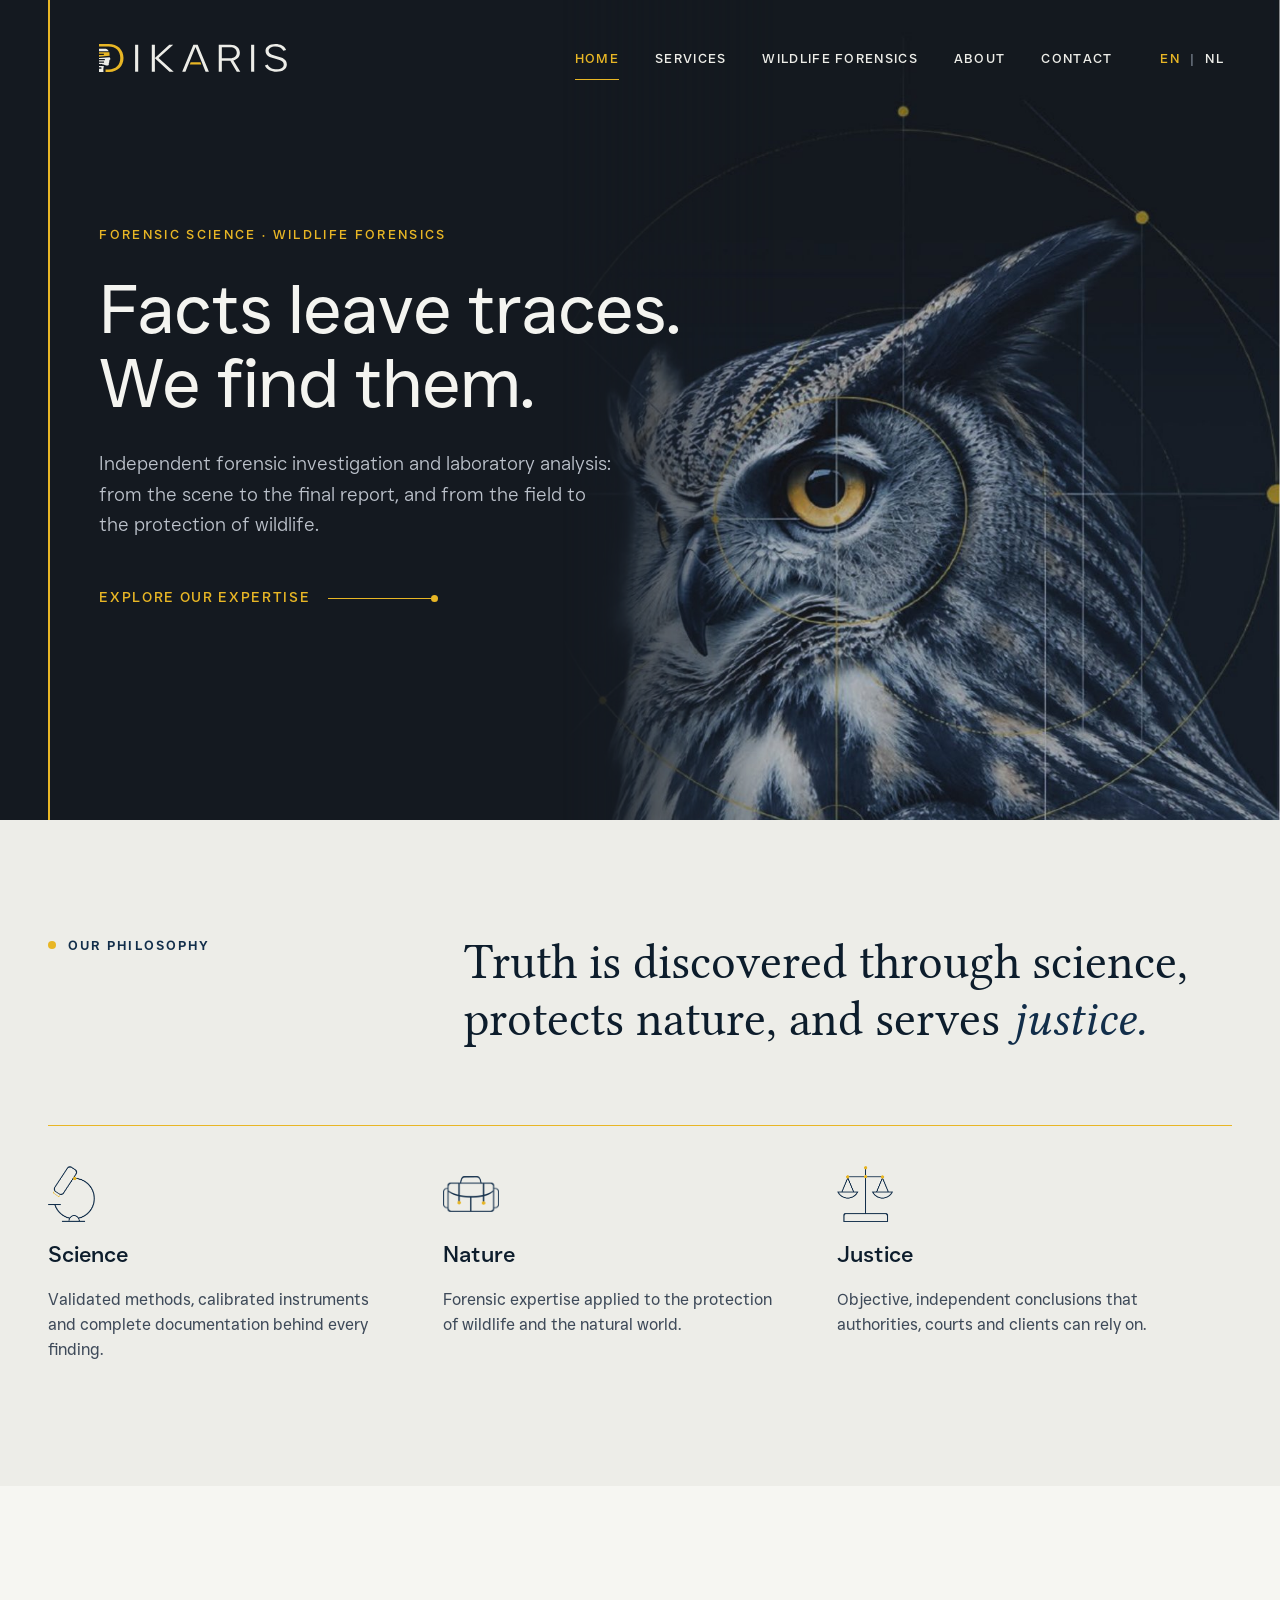
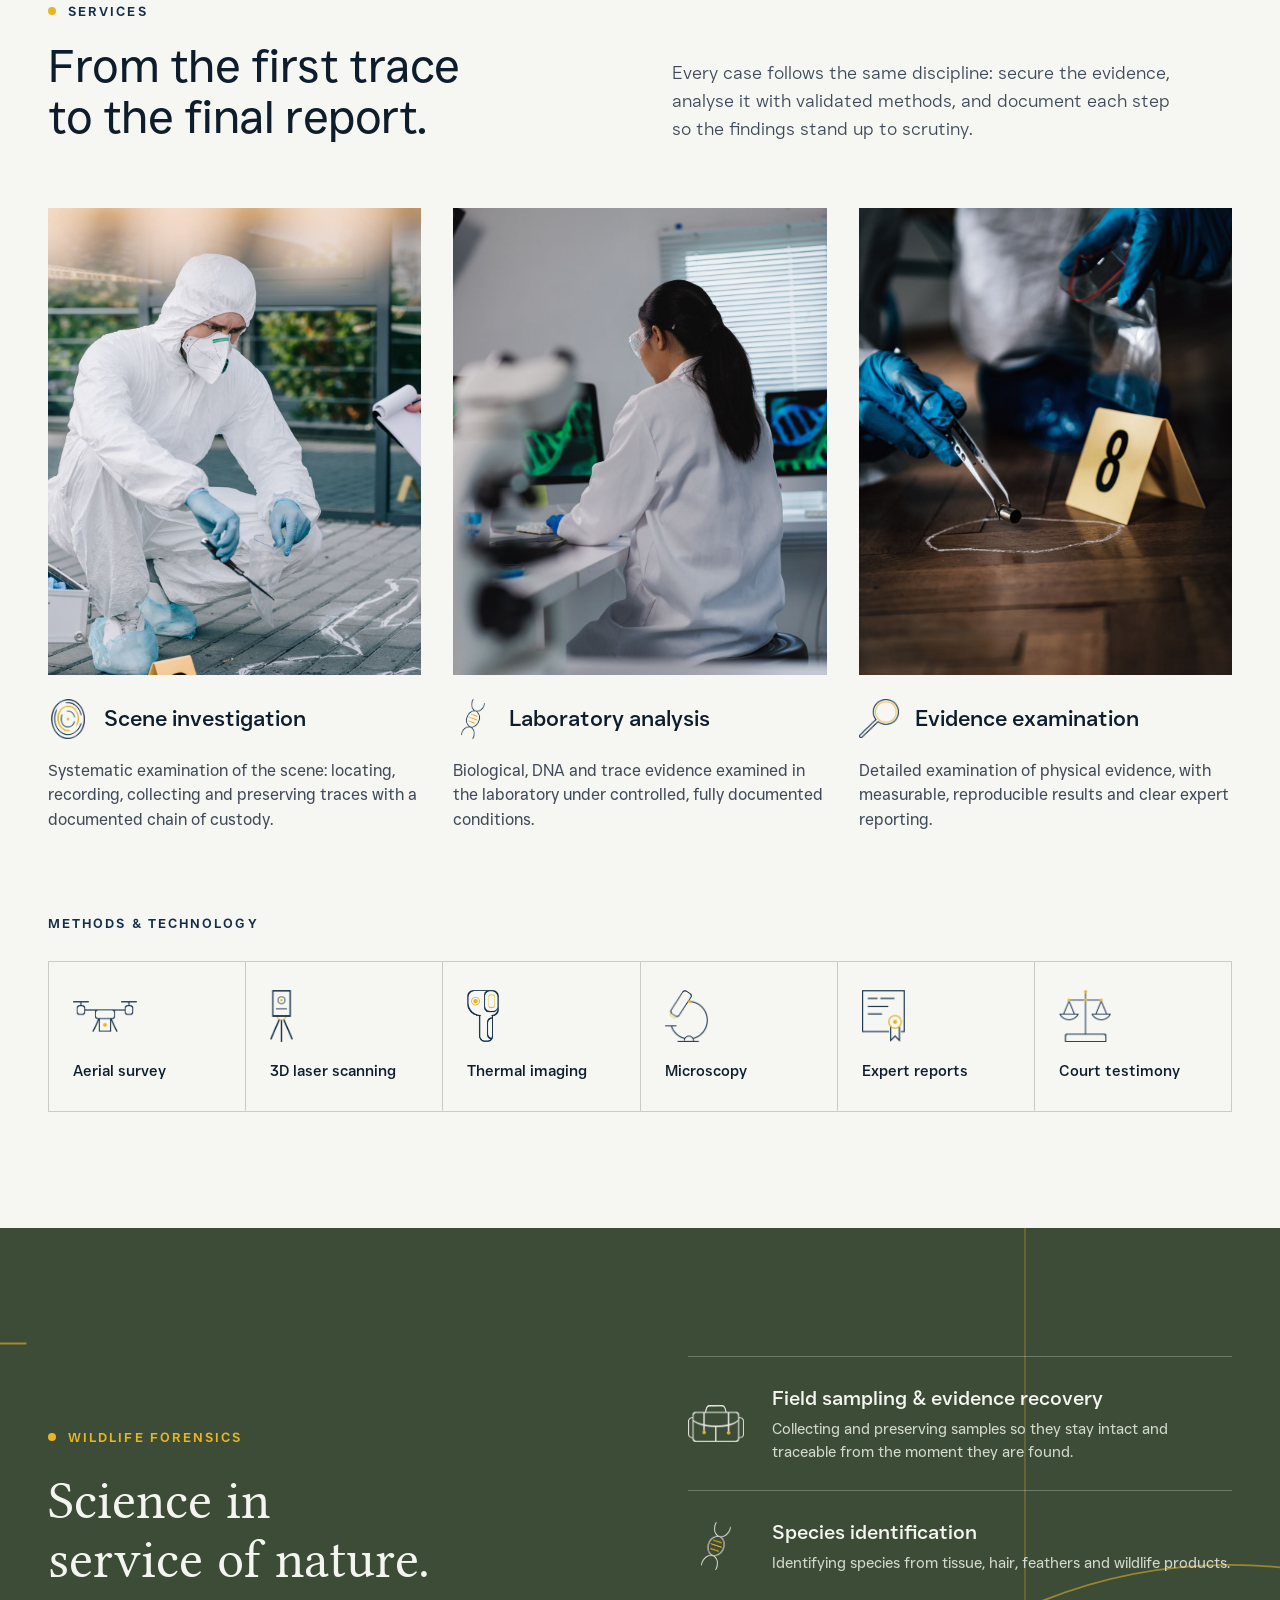
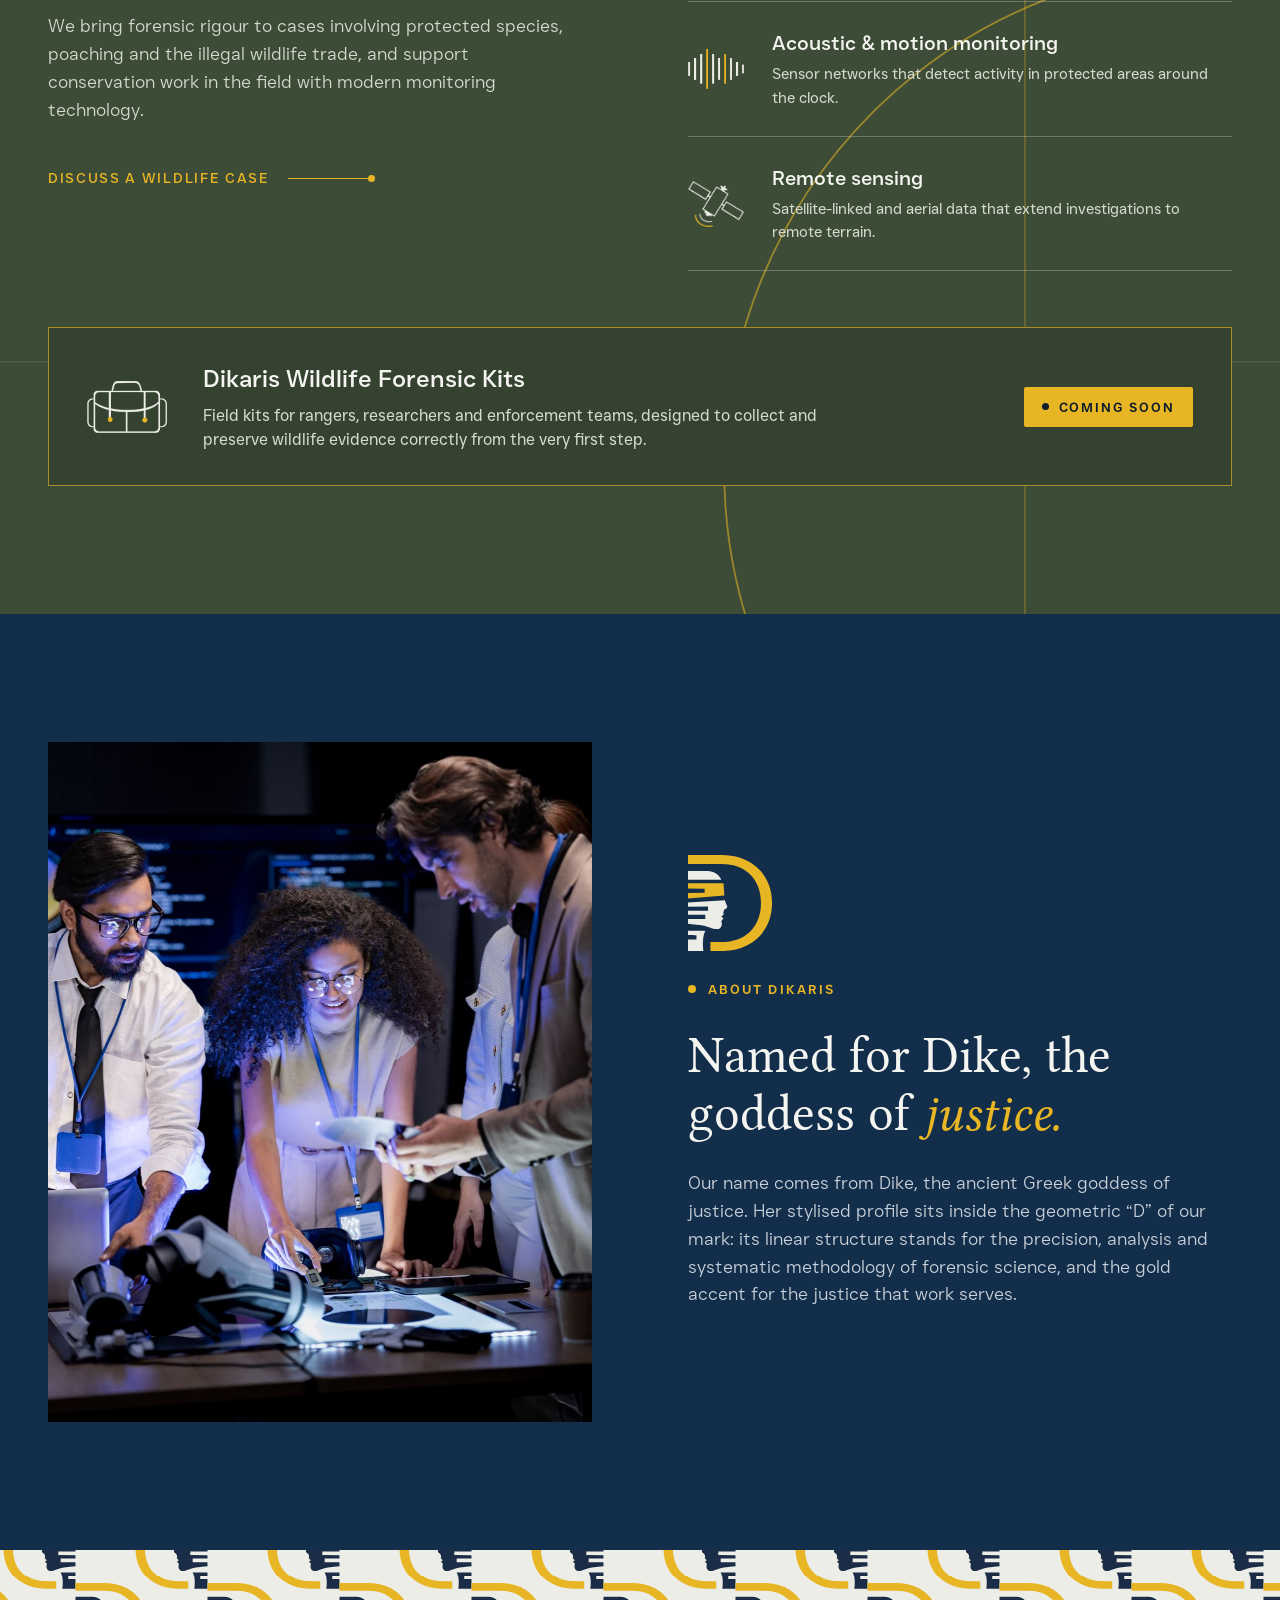
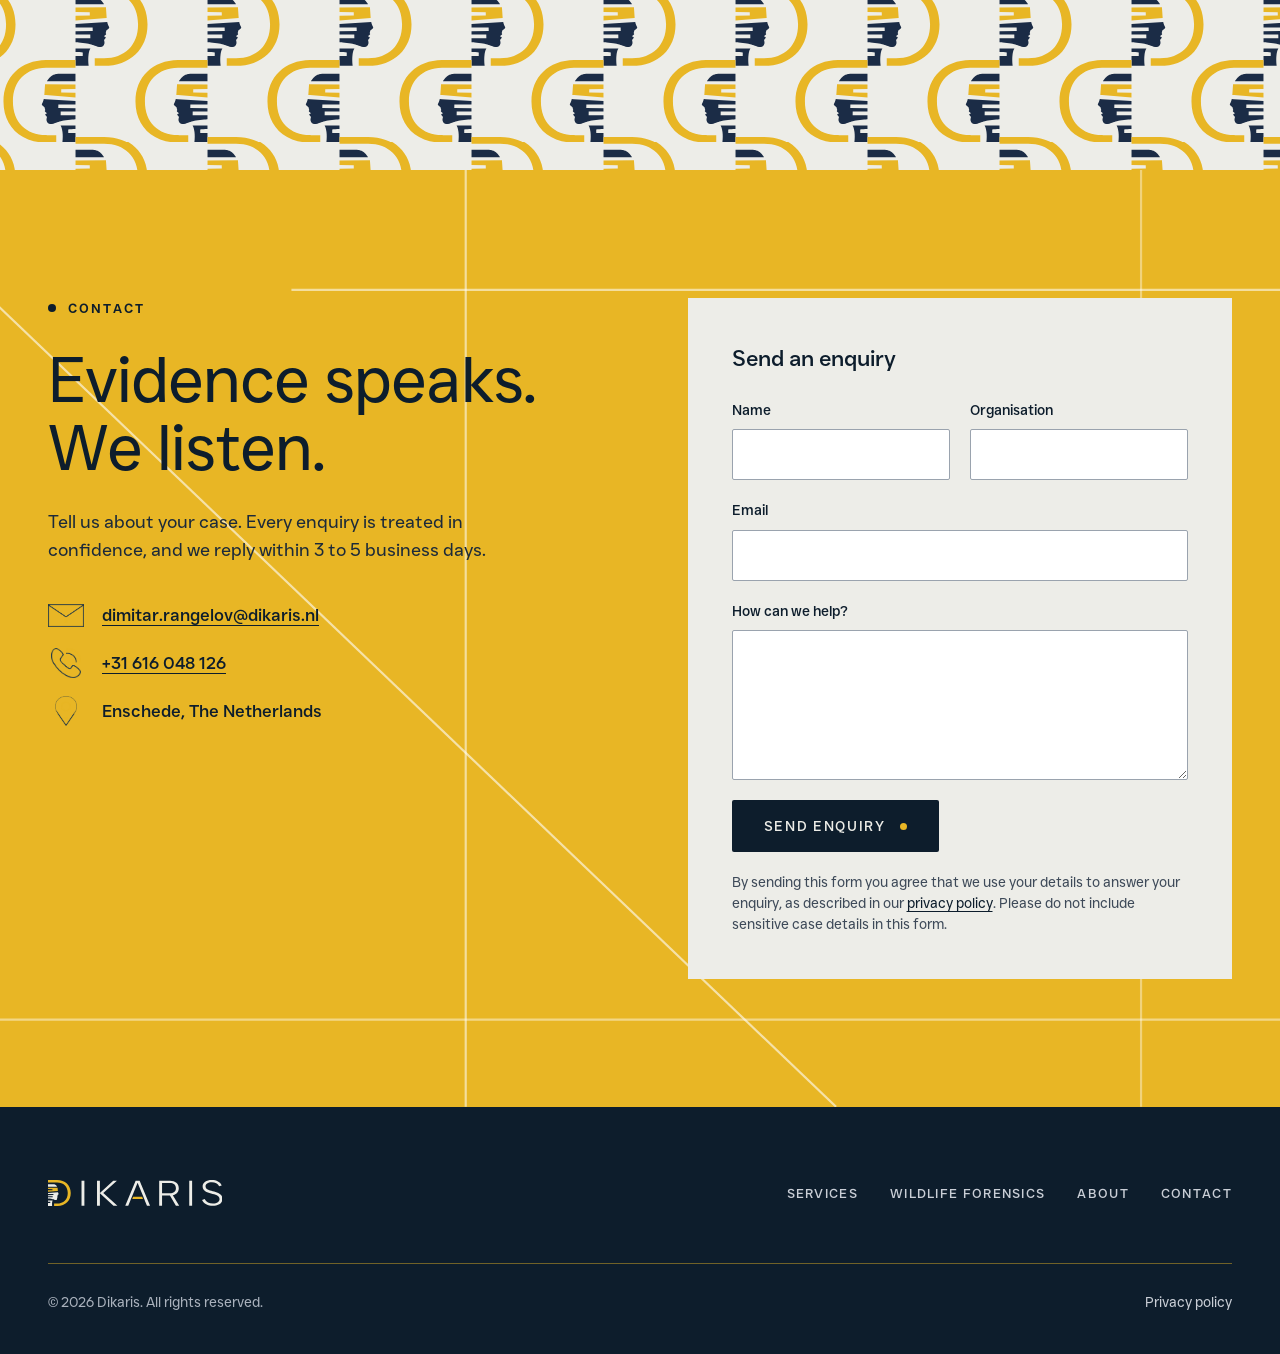
<file: en/index.html>
<!doctype html>
<html lang="en">
<head>
<meta charset="utf-8">
<meta name="viewport" content="width=device-width, initial-scale=1">
<title>Dikaris | Forensic Science &amp; Wildlife Forensics</title>
<meta name="description" content="Dikaris: independent forensic investigation, laboratory analysis and wildlife forensics. Based in Enschede, The Netherlands.">
<meta name="theme-color" content="#141920">
<meta property="og:title" content="Dikaris | Forensic Science &amp; Wildlife Forensics">
<meta property="og:description" content="Dikaris: independent forensic investigation, laboratory analysis and wildlife forensics. Based in Enschede, The Netherlands.">
<meta property="og:type" content="website">
<meta property="og:image" content="https://dikaris.nl/assets/img/og-image.jpg">
<link rel="alternate" hreflang="en" href="https://dikaris.nl/en/">
<link rel="alternate" hreflang="nl" href="https://dikaris.nl/">
<link rel="alternate" hreflang="x-default" href="https://dikaris.nl/">
<link rel="canonical" href="https://dikaris.nl/en/">
<meta property="og:url" content="https://dikaris.nl/en/">
<meta property="og:locale" content="en_GB">
<link rel="icon" href="../favicon.svg" type="image/svg+xml">
<link rel="stylesheet" href="../assets/css/styles.css">
<script type="application/ld+json">{"@context":"https://schema.org","@type":"ProfessionalService","name":"Dikaris","url":"https://dikaris.nl/","logo":"https://dikaris.nl/favicon.svg","image":"https://dikaris.nl/assets/img/og-image.jpg","description":"Independent forensic investigation, laboratory analysis and wildlife forensics.","email":"dimitar.rangelov@dikaris.nl","telephone":"+31616048126","address":{"@type":"PostalAddress","addressLocality":"Enschede","addressCountry":"NL"},"areaServed":"NL","knowsLanguage":["en","nl"]}</script>
</head>
<body>
<div style="background: #EDEDE8; color: #0D1D2C; font-family: 'JUST Sans', 'Helvetica Neue', Arial, sans-serif; font-weight: 400; line-height: 1.55; -webkit-font-smoothing: antialiased">

<section id="home" style="position: relative; background: #141920; color: #EDEDE8; overflow: hidden; min-height: 820px; display: flex; flex-direction: column">
<img class="hero-owl" src="../assets/img/hero-owl.jpg" alt="" style="position: absolute; top: 0; right: 0; height: 100%; width: min(56%, 820px); object-fit: cover; object-position: 30% 16%">
<div style="position: relative; z-index: 1; flex: 1; display: flex; flex-direction: column; width: 100%; max-width: 1344px; margin: 0 auto; padding: 0 clamp(20px, 4vw, 48px); box-sizing: border-box">
<div aria-hidden="true" style="position: absolute; top: 0; bottom: 0; left: clamp(20px, 4vw, 48px); width: 2px; background: #E8B625"></div>
<header style="display: flex; align-items: center; justify-content: space-between; gap: 24px 40px; flex-wrap: wrap; padding: 36px 0 36px clamp(24px, 4vw, 56px)">
<a href="#home" aria-label="Dikaris home" style="display: flex; align-items: center; min-height: 44px">
<svg role="img" aria-label="Dikaris" viewBox="40 154.7 748.8 111.6" style="height: 28px; width: auto; display: block"><path fill="#E8B625" d="M 78.76 154.71 L 40.03 154.71 L 40.03 165.07 L 78.76 165.07 C 106.42 165.07 124.84 182.29 124.84 210.52 C 124.84 238.75 106.42 255.98 78.76 255.98 L 66.10 255.98 L 66.10 266.34 L 78.76 266.34 C 113.64 266.34 137.68 244.02 137.68 210.52 C 137.68 177.03 113.64 154.71 78.76 154.71 "></path><path fill="#EDEDE8" d="M 78.69 183.38 L 40.03 183.38 L 40.03 173.20 L 62.91 173.20 C 62.91 173.20 69.15 173.29 73.11 176.53 C 77.06 179.76 78.69 183.38 78.69 183.38 "></path><path fill="#EDEDE8" d="M 57.56 236.69 C 53.24 235.74 40.03 234.49 40.03 234.49 L 40.03 229.16 L 60.14 229.24 L 60.06 224.29 L 40.03 224.29 L 40.03 219.64 L 63.36 219.46 L 63.23 214.63 L 40.03 214.80 L 40.03 210.01 L 83.03 207.41 C 83.03 207.41 83.83 211.38 85.40 213.56 C 87 215.74 82.23 218.04 82.23 218.04 C 82.23 218.04 80.26 222.66 81.46 223.13 C 82.63 223.60 78.69 226.37 78.69 226.37 C 78.69 226.37 81.58 227.68 81.07 228.50 C 80.28 229.76 78.69 231.46 78.69 231.46 C 78.69 231.46 79.45 234.01 79.35 235.62 C 79.30 236.55 78.85 238.29 77.44 239.5 C 75.59 241.08 73.72 241.01 69.96 240.49 C 69.46 240.42 68.97 240.30 68.49 240.13 C 66.36 239.39 60.02 237.23 57.56 236.69 "></path><path fill="#E8B625" d="M 82.29 201.72 L 40.03 205.13 L 40.03 198.74 L 59.39 198.64 L 59.32 193.99 L 40.03 193.73 L 40.03 187.60 L 81.28 187.50 ZM 82.29 201.72 "></path><path fill="#EDEDE8" d="M 60.37 243.08 C 60.37 243.08 58.55 244.65 57.65 251.80 C 56.75 258.95 57.91 266.34 57.91 266.34 L 40.03 266.34 L 40.03 253.05 C 44.92 253.12 49.71 253.19 49.82 253.19 C 49.82 250.95 49.86 250.52 49.86 248.30 C 47.68 248.25 43.80 248.03 40.03 247.80 L 40.03 242.85 C 46.67 242.83 54.83 242.85 60.37 243.08 "></path><path fill="#EDEDE8" d="M 183.87 157.78 L 196.22 157.78 L 196.22 265.19 L 183.87 265.19 ZM 183.87 157.78 "></path><path fill="#EDEDE8" d="M 250.42 265.19 L 250.42 157.78 L 262.77 157.78 L 262.77 210.10 L 320.16 157.78 L 335.81 157.78 L 277.38 210.41 L 337.90 265.19 L 321.03 265.19 L 262.77 211.79 L 262.77 265.19 ZM 250.42 265.19 "></path><path fill="#EDEDE8" d="M 529.63 211.64 L 563.19 211.64 C 578.67 211.64 589.10 203.96 589.10 189.85 C 589.10 175.88 578.67 167.75 563.19 167.75 L 529.63 167.75 ZM 517.28 265.19 L 517.28 157.78 L 563.71 157.78 C 586.32 157.78 601.45 169.75 601.45 190.00 C 601.45 206.11 591.37 216.70 575.71 220.08 L 603.19 265.19 L 589.10 265.19 L 563.37 221.30 L 529.63 221.30 L 529.63 265.19 ZM 517.28 265.19 "></path><path fill="#EDEDE8" d="M 646.30 157.78 L 658.65 157.78 L 658.65 265.19 L 646.30 265.19 ZM 646.30 157.78 "></path><path fill="#EDEDE8" d="M 701.29 240.18 L 712.42 236.34 C 718.51 249.85 732.94 255.52 747.90 255.52 C 766.68 255.52 776.42 247.55 776.42 236.34 C 776.42 206.57 703.72 222.69 703.72 182.02 C 703.72 165.76 719.37 154.71 743.55 154.71 C 763.37 154.71 779.55 162.84 785.81 178.34 L 774.68 182.02 C 769.81 170.05 757.11 164.37 743.55 164.37 C 725.81 164.37 716.25 172.20 716.25 182.02 C 716.25 211.17 788.76 195.06 788.76 236.34 C 788.76 254.45 772.07 265.19 747.90 265.19 C 726.68 265.19 708.07 256.60 701.29 240.18 "></path><path fill="#EDEDE8" d="M 433.37 157.78 L 416.15 157.78 L 371.63 265.19 L 384.5 265.19 L 393.58 242.64 L 393.67 242.41 L 394.76 239.71 L 394.77 239.71 L 401.49 223.31 L 401.50 223.31 L 424.15 167.44 L 425.02 167.44 L 448.08 223.91 L 448.10 223.91 L 456.02 243.25 L 455.87 243.25 L 464.85 265.19 L 478.06 265.19 ZM 433.37 157.78 "></path><path fill="#E8B625" d="M 401.74 236.70 L 447.95 236.70 L 444.31 227.03 L 405.38 227.03 ZM 401.74 236.70 "></path></svg>
</a>
<div class="nav-desktop" style="display: flex; align-items: center; gap: 16px 40px; flex-wrap: wrap">
<nav aria-label="Main">
<ul style="display: flex; flex-wrap: wrap; gap: 8px 36px; list-style: none; margin: 0; padding: 0; font-size: 13px; font-weight: 500; letter-spacing: 0.1em; text-transform: uppercase">
<li><a href="#home" aria-current="page" style="display: inline-flex; align-items: center; min-height: 44px; color: #E8B625; text-decoration: none; box-shadow: inset 0 -1px 0 #E8B625">Home</a></li>
<li><a class="nav-link" href="#expertise" style="display: inline-flex; align-items: center; min-height: 44px">Services</a></li>
<li><a class="nav-link" href="#wildlife" style="display: inline-flex; align-items: center; min-height: 44px">Wildlife Forensics</a></li>
<li><a class="nav-link" href="#about" style="display: inline-flex; align-items: center; min-height: 44px">About</a></li>
<li><a class="nav-link" href="#contact" style="display: inline-flex; align-items: center; min-height: 44px">Contact</a></li>
</ul>
</nav>
<div role="group" aria-label="Language" style="display: flex; align-items: center; gap: 2px; font-size: 13px; font-weight: 500; letter-spacing: 0.1em">
<span aria-current="true" style="display: inline-flex; align-items: center; min-height: 44px; padding: 0 8px; color: #E8B625">EN</span>
<span aria-hidden="true" style="color: #6B7480">|</span>
<a class="nav-link" href="../index.html" lang="nl" aria-label="Nederlands" style="display: inline-flex; align-items: center; min-height: 44px; padding: 0 8px">NL</a>
</div>
</div>
<button class="menu-btn" type="button" aria-expanded="false" aria-controls="mobile-menu" aria-label="Open menu" data-label-open="Close menu" data-label-closed="Open menu" style="display: none; align-items: center; justify-content: center; width: 48px; height: 48px; padding: 0; background: transparent; border: 1px solid rgba(237, 237, 232, 0.35); border-radius: 2px; color: #EDEDE8; cursor: pointer">
<span class="icon-close" hidden><svg aria-hidden="true" width="20" height="20" viewBox="0 0 20 20" fill="none" stroke="#E8B625" stroke-width="1.6"><path d="M4 4l12 12M16 4 4 16"></path></svg></span>
<span class="icon-open"><svg aria-hidden="true" width="22" height="16" viewBox="0 0 22 16" fill="none" stroke="#EDEDE8" stroke-width="1.6"><path d="M1 2h20M1 8h20M1 14h14"></path></svg></span>
</button>
</header>
<nav id="mobile-menu" hidden aria-label="Mobile" style="position: relative; z-index: 2; display: flex; flex-direction: column; gap: 20px; padding: 0 0 32px clamp(24px, 4vw, 56px)">
<ul style="list-style: none; margin: 0; padding: 0; display: flex; flex-direction: column; border-top: 1px solid rgba(237, 237, 232, 0.18)">
<li><a class="menu-link" href="#home" style="color: #E8B625">Home</a></li>
<li><a class="menu-link" href="#expertise">Services</a></li>
<li><a class="menu-link" href="#wildlife">Wildlife Forensics</a></li>
<li><a class="menu-link" href="#about">About</a></li>
<li><a class="menu-link" href="#contact">Contact</a></li>
</ul>
<div role="group" aria-label="Language" style="display: flex; align-items: center; gap: 2px; font-size: 14px; font-weight: 500; letter-spacing: 0.1em">
<span aria-current="true" style="display: inline-flex; align-items: center; min-height: 44px; padding: 0 12px 0 0; color: #E8B625">EN</span>
<span aria-hidden="true" style="color: #6B7480">|</span>
<a class="nav-link" href="../index.html" lang="nl" aria-label="Nederlands" style="display: inline-flex; align-items: center; min-height: 44px; padding: 0 12px">NL</a>
</div>
</nav>

<div style="flex: 1; display: flex; align-items: center; padding: 48px 0 140px clamp(24px, 4vw, 56px)">
<div style="max-width: 640px; display: flex; flex-direction: column; gap: 28px">
<p style="margin: 0; font-size: 13px; font-weight: 500; letter-spacing: 0.18em; text-transform: uppercase; color: #E8B625">Forensic science · Wildlife forensics</p>
<h1 style="margin: 0; font-size: clamp(32px, 5.4vw, 78px); font-weight: 400; line-height: 1.08; letter-spacing: -0.015em; color: #F4F4F0; text-wrap: balance">Facts leave traces.<br>We find them.</h1>
<p style="margin: 0; max-width: 520px; font-size: 19px; font-weight: 300; line-height: 1.6; color: #BCC2CB">Independent forensic investigation and laboratory analysis: from the scene to the final report, and from the field to the protection of wildlife.</p>
<a href="#expertise" style="display: inline-flex; align-items: center; gap: 18px; align-self: flex-start; min-height: 44px; margin-top: 8px; color: #E8B625; text-decoration: none; font-size: 14px; font-weight: 500; letter-spacing: 0.12em; text-transform: uppercase; white-space: nowrap">Explore our expertise<span aria-hidden="true" style="display: flex; align-items: center"><span style="display: block; width: clamp(40px, 8vw, 120px); height: 1px; background: #E8B625"></span><span style="display: block; width: 7px; height: 7px; border-radius: 50%; background: #E8B625"></span></span></a>
</div>
</div>
</div>
</section>

<section id="philosophy" style="background: #EDEDE8; padding: clamp(72px, 9vw, 128px) 0">
<div style="max-width: 1344px; margin: 0 auto; padding: 0 clamp(20px, 4vw, 48px); box-sizing: border-box; display: flex; flex-direction: column; gap: clamp(48px, 6vw, 88px)">
<div style="display: grid; grid-template-columns: repeat(auto-fit, minmax(min(280px, 100%), 1fr)); gap: 32px 64px; align-items: start">
<p style="margin: 0; display: flex; align-items: center; gap: 12px; font-size: 13px; font-weight: 600; letter-spacing: 0.16em; text-transform: uppercase; color: #122E4A"><span aria-hidden="true" style="width: 8px; height: 8px; border-radius: 50%; background: #E8B625"></span>Our philosophy</p>
<p style="margin: 0; grid-column: span 2; font-family: 'Libertinus Serif', Georgia, 'Times New Roman', serif; font-size: clamp(32px, 3.8vw, 54px); line-height: 1.16; color: #0D1D2C; text-wrap: balance">Truth is discovered through science, protects nature, and serves <em style="font-style: italic; color: #122E4A">justice.</em></p>
</div>
<div style="display: grid; grid-template-columns: repeat(auto-fit, minmax(min(300px, 100%), 1fr)); gap: 0; border-top: 1px solid #E8B625">
<div style="display: flex; flex-direction: column; gap: 16px; padding: 40px 40px 8px 0">
<img src="../assets/img/icon-microscope.png" alt="" style="width: 56px; height: 56px; object-fit: contain; object-position: left center">
<h2 style="margin: 0; font-size: 22px; font-weight: 500; color: #0D1D2C">Science</h2>
<p style="margin: 0; font-size: 16px; color: #3E4A59; max-width: 340px">Validated methods, calibrated instruments and complete documentation behind every finding.</p>
</div>
<div style="display: flex; flex-direction: column; gap: 16px; padding: 40px 40px 8px 0">
<img src="../assets/img/icon-wildlife-kit.png" alt="" style="width: 56px; height: 56px; object-fit: contain; object-position: left center">
<h2 style="margin: 0; font-size: 22px; font-weight: 500; color: #0D1D2C">Nature</h2>
<p style="margin: 0; font-size: 16px; color: #3E4A59; max-width: 340px">Forensic expertise applied to the protection of wildlife and the natural world.</p>
</div>
<div style="display: flex; flex-direction: column; gap: 16px; padding: 40px 40px 8px 0">
<img src="../assets/img/icon-scales.png" alt="" style="width: 56px; height: 56px; object-fit: contain; object-position: left center">
<h2 style="margin: 0; font-size: 22px; font-weight: 500; color: #0D1D2C">Justice</h2>
<p style="margin: 0; font-size: 16px; color: #3E4A59; max-width: 340px">Objective, independent conclusions that authorities, courts and clients can rely on.</p>
</div>
</div>
</div>
</section>

<section id="expertise" style="background: #F6F6F2; padding: clamp(72px, 9vw, 128px) 0">
<div style="max-width: 1344px; margin: 0 auto; padding: 0 clamp(20px, 4vw, 48px); box-sizing: border-box; display: flex; flex-direction: column; gap: clamp(40px, 5vw, 72px)">
<div style="display: grid; grid-template-columns: repeat(auto-fit, minmax(min(420px, 100%), 1fr)); gap: 24px 64px; align-items: end">
<div style="display: flex; flex-direction: column; gap: 20px">
<p style="margin: 0; display: flex; align-items: center; gap: 12px; font-size: 13px; font-weight: 600; letter-spacing: 0.16em; text-transform: uppercase; color: #122E4A"><span aria-hidden="true" style="width: 8px; height: 8px; border-radius: 50%; background: #E8B625"></span>Services</p>
<h2 style="margin: 0; font-size: clamp(34px, 3.6vw, 52px); font-weight: 400; line-height: 1.12; letter-spacing: -0.01em; color: #0D1D2C; text-wrap: balance">From the first trace to the final report.</h2>
</div>
<p style="margin: 0; font-size: 18px; font-weight: 300; color: #3E4A59; max-width: 520px">Every case follows the same discipline: secure the evidence, analyse it with validated methods, and document each step so the findings stand up to scrutiny.</p>
</div>

<div style="display: grid; grid-template-columns: repeat(auto-fit, minmax(min(340px, 100%), 1fr)); gap: 40px 32px">
<article style="display: flex; flex-direction: column; gap: 20px">
<img src="../assets/img/photo-investigator.jpg" alt="Investigator in a protective suit examining evidence at a crime scene" style="width: 100%; aspect-ratio: 4 / 5; object-fit: cover; display: block">
<div style="display: flex; align-items: center; gap: 16px; padding-top: 4px">
<img src="../assets/img/icon-fingerprint.png" alt="" style="width: 40px; height: 40px; object-fit: contain">
<h3 style="margin: 0; font-size: 22px; font-weight: 500; color: #0D1D2C">Scene investigation</h3>
</div>
<p style="margin: 0; font-size: 16px; color: #3E4A59">Systematic examination of the scene: locating, recording, collecting and preserving traces with a documented chain of custody.</p>
</article>
<article style="display: flex; flex-direction: column; gap: 20px">
<img src="../assets/img/photo-lab-dna.jpg" alt="Scientist analysing DNA structures in a laboratory" style="width: 100%; aspect-ratio: 4 / 5; object-fit: cover; display: block">
<div style="display: flex; align-items: center; gap: 16px; padding-top: 4px">
<img src="../assets/img/icon-dna.png" alt="" style="width: 40px; height: 40px; object-fit: contain">
<h3 style="margin: 0; font-size: 22px; font-weight: 500; color: #0D1D2C">Laboratory analysis</h3>
</div>
<p style="margin: 0; font-size: 16px; color: #3E4A59">Biological, DNA and trace evidence examined in the laboratory under controlled, fully documented conditions.</p>
</article>
<article style="display: flex; flex-direction: column; gap: 20px">
<img src="../assets/img/photo-crime-marker.jpg" alt="Gloved hands collecting evidence with tweezers beside a numbered marker" style="width: 100%; aspect-ratio: 4 / 5; object-fit: cover; display: block">
<div style="display: flex; align-items: center; gap: 16px; padding-top: 4px">
<img src="../assets/img/icon-magnifier.png" alt="" style="width: 40px; height: 40px; object-fit: contain">
<h3 style="margin: 0; font-size: 22px; font-weight: 500; color: #0D1D2C">Evidence examination</h3>
</div>
<p style="margin: 0; font-size: 16px; color: #3E4A59">Detailed examination of physical evidence, with measurable, reproducible results and clear expert reporting.</p>
</article>
</div>

<div style="display: flex; flex-direction: column; gap: 28px; padding-top: 16px">
<h3 style="margin: 0; font-size: 13px; font-weight: 600; letter-spacing: 0.16em; text-transform: uppercase; color: #122E4A">Methods &amp; technology</h3>
<ul style="list-style: none; margin: 0; padding: 0; display: grid; grid-template-columns: repeat(auto-fit, minmax(min(170px, 100%), 1fr)); border-top: 1px solid #C9CCC4; border-left: 1px solid #C9CCC4">
<li class="method" style="display: flex; flex-direction: column; align-items: flex-start; gap: 18px; padding: 28px 24px; border-right: 1px solid #C9CCC4; border-bottom: 1px solid #C9CCC4"><img src="../assets/img/icon-drone.png" alt="" style="width: 64px; height: 52px; object-fit: contain; object-position: left center"><span style="font-size: 15px; font-weight: 500; color: #0D1D2C">Aerial survey</span></li>
<li class="method" style="display: flex; flex-direction: column; align-items: flex-start; gap: 18px; padding: 28px 24px; border-right: 1px solid #C9CCC4; border-bottom: 1px solid #C9CCC4"><img src="../assets/img/icon-lidar.png" alt="" style="width: 64px; height: 52px; object-fit: contain; object-position: left center"><span style="font-size: 15px; font-weight: 500; color: #0D1D2C">3D laser scanning</span></li>
<li class="method" style="display: flex; flex-direction: column; align-items: flex-start; gap: 18px; padding: 28px 24px; border-right: 1px solid #C9CCC4; border-bottom: 1px solid #C9CCC4"><img src="../assets/img/icon-thermal-camera.png" alt="" style="width: 64px; height: 52px; object-fit: contain; object-position: left center"><span style="font-size: 15px; font-weight: 500; color: #0D1D2C">Thermal imaging</span></li>
<li class="method" style="display: flex; flex-direction: column; align-items: flex-start; gap: 18px; padding: 28px 24px; border-right: 1px solid #C9CCC4; border-bottom: 1px solid #C9CCC4"><img src="../assets/img/icon-microscope.png" alt="" style="width: 64px; height: 52px; object-fit: contain; object-position: left center"><span style="font-size: 15px; font-weight: 500; color: #0D1D2C">Microscopy</span></li>
<li class="method" style="display: flex; flex-direction: column; align-items: flex-start; gap: 18px; padding: 28px 24px; border-right: 1px solid #C9CCC4; border-bottom: 1px solid #C9CCC4"><img src="../assets/img/icon-certificate.png" alt="" style="width: 64px; height: 52px; object-fit: contain; object-position: left center"><span style="font-size: 15px; font-weight: 500; color: #0D1D2C">Expert reports</span></li>
<li class="method" style="display: flex; flex-direction: column; align-items: flex-start; gap: 18px; padding: 28px 24px; border-right: 1px solid #C9CCC4; border-bottom: 1px solid #C9CCC4"><img src="../assets/img/icon-scales.png" alt="" style="width: 64px; height: 52px; object-fit: contain; object-position: left center"><span style="font-size: 15px; font-weight: 500; color: #0D1D2C">Court testimony</span></li>
</ul>
</div>
</div>
</section>

<section id="wildlife" style="position: relative; background: #3D4C36; color: #EDEDE8; overflow: hidden; padding: clamp(80px, 10vw, 144px) 0">
<svg aria-hidden="true" viewBox="0 0 1440 820" preserveAspectRatio="xMidYMid slice" style="position: absolute; inset: 0; width: 100%; height: 100%; pointer-events: none"><circle cx="1210" cy="700" r="420" fill="none" stroke="#E8B625" stroke-width="1.5" opacity="0.55"></circle><line x1="1040" y1="0" x2="1040" y2="820" stroke="#E8B625" stroke-width="1" opacity="0.4"></line><line x1="0" y1="610" x2="1440" y2="610" stroke="#EDEDE8" stroke-width="1" opacity="0.14"></line><line x1="0" y1="96" x2="210" y2="96" stroke="#E8B625" stroke-width="1.5" opacity="0.6"></line><line x1="130" y1="0" x2="130" y2="170" stroke="#E8B625" stroke-width="1.5" opacity="0.6"></line></svg>
<div style="position: relative; max-width: 1344px; margin: 0 auto; padding: 0 clamp(20px, 4vw, 48px); box-sizing: border-box; display: grid; grid-template-columns: repeat(auto-fit, minmax(min(460px, 100%), 1fr)); gap: 56px 96px; align-items: center">
<div style="display: flex; flex-direction: column; gap: 24px">
<p style="margin: 0; display: flex; align-items: center; gap: 12px; font-size: 13px; font-weight: 600; letter-spacing: 0.16em; text-transform: uppercase; color: #E8B625"><span aria-hidden="true" style="width: 8px; height: 8px; border-radius: 50%; background: #E8B625"></span>Wildlife forensics</p>
<h2 style="margin: 0; font-family: 'Libertinus Serif', Georgia, 'Times New Roman', serif; font-size: clamp(38px, 4.2vw, 60px); font-weight: 400; line-height: 1.1; color: #F4F4F0; text-wrap: balance">Science in service of nature.</h2>
<p style="margin: 0; max-width: 520px; font-size: 18px; font-weight: 300; color: #D5DACE">We bring forensic rigour to cases involving protected species, poaching and the illegal wildlife trade, and support conservation work in the field with modern monitoring technology.</p>
<a href="#contact" style="display: inline-flex; align-items: center; gap: 18px; align-self: flex-start; min-height: 44px; margin-top: 8px; color: #E8B625; text-decoration: none; font-size: 14px; font-weight: 500; letter-spacing: 0.12em; text-transform: uppercase">Discuss a wildlife case<span aria-hidden="true" style="display: flex; align-items: center"><span style="display: block; width: 80px; height: 1px; background: #E8B625"></span><span style="display: block; width: 7px; height: 7px; border-radius: 50%; background: #E8B625"></span></span></a>
</div>
<ul style="list-style: none; margin: 0; padding: 0; display: flex; flex-direction: column">
<li style="display: flex; align-items: center; gap: 28px; padding: 26px 0; border-top: 1px solid rgba(237, 237, 232, 0.28)"><img src="../assets/img/icon-wildlife-kit-light.png" alt="" style="width: 56px; height: 48px; object-fit: contain; flex: none"><div style="display: flex; flex-direction: column; gap: 4px"><h3 style="margin: 0; font-size: 20px; font-weight: 500; color: #F4F4F0">Field sampling &amp; evidence recovery</h3><p style="margin: 0; font-size: 15px; color: #D5DACE">Collecting and preserving samples so they stay intact and traceable from the moment they are found.</p></div></li>
<li style="display: flex; align-items: center; gap: 28px; padding: 26px 0; border-top: 1px solid rgba(237, 237, 232, 0.28)"><img src="../assets/img/icon-dna-light.png" alt="" style="width: 56px; height: 48px; object-fit: contain; flex: none"><div style="display: flex; flex-direction: column; gap: 4px"><h3 style="margin: 0; font-size: 20px; font-weight: 500; color: #F4F4F0">Species identification</h3><p style="margin: 0; font-size: 15px; color: #D5DACE">Identifying species from tissue, hair, feathers and wildlife products.</p></div></li>
<li style="display: flex; align-items: center; gap: 28px; padding: 26px 0; border-top: 1px solid rgba(237, 237, 232, 0.28)"><img src="../assets/img/icon-acoustic-sensor-light.png" alt="" style="width: 56px; height: 48px; object-fit: contain; flex: none"><div style="display: flex; flex-direction: column; gap: 4px"><h3 style="margin: 0; font-size: 20px; font-weight: 500; color: #F4F4F0">Acoustic &amp; motion monitoring</h3><p style="margin: 0; font-size: 15px; color: #D5DACE">Sensor networks that detect activity in protected areas around the clock.</p></div></li>
<li style="display: flex; align-items: center; gap: 28px; padding: 26px 0; border-top: 1px solid rgba(237, 237, 232, 0.28); border-bottom: 1px solid rgba(237, 237, 232, 0.28)"><img src="../assets/img/icon-satellite-light.png" alt="" style="width: 56px; height: 48px; object-fit: contain; flex: none"><div style="display: flex; flex-direction: column; gap: 4px"><h3 style="margin: 0; font-size: 20px; font-weight: 500; color: #F4F4F0">Remote sensing</h3><p style="margin: 0; font-size: 15px; color: #D5DACE">Satellite-linked and aerial data that extend investigations to remote terrain.</p></div></li>
</ul>
<div style="grid-column: 1 / -1; display: flex; flex-wrap: wrap; align-items: center; gap: 24px 36px; padding: 32px clamp(24px, 3vw, 40px); border: 1px solid rgba(232, 182, 37, 0.65); background: #34422F">
<img src="../assets/img/icon-wildlife-kit-light.png" alt="" style="width: 80px; height: 64px; object-fit: contain; flex: none">
<div style="flex: 1 1 420px; display: flex; flex-direction: column; gap: 6px; min-width: 0">
<h3 style="margin: 0; font-size: 24px; font-weight: 500; color: #F4F4F0">Dikaris Wildlife Forensic Kits</h3>
<p style="margin: 0; font-size: 16px; color: #D5DACE; max-width: 640px">Field kits for rangers, researchers and enforcement teams, designed to collect and preserve wildlife evidence correctly from the very first step.</p>
</div>
<span style="display: inline-flex; align-items: center; gap: 10px; padding: 10px 18px; background: #E8B625; color: #0D1D2C; font-size: 13px; font-weight: 600; letter-spacing: 0.14em; text-transform: uppercase; border-radius: 2px"><span aria-hidden="true" style="width: 7px; height: 7px; border-radius: 50%; background: #0D1D2C"></span>Coming soon</span>
</div>
</div>
</section>

<section id="about" style="background: #122E4A; color: #EDEDE8; padding: clamp(80px, 10vw, 144px) 0">
<div style="max-width: 1344px; margin: 0 auto; padding: 0 clamp(20px, 4vw, 48px); box-sizing: border-box; display: grid; grid-template-columns: repeat(auto-fit, minmax(min(440px, 100%), 1fr)); gap: 56px 96px; align-items: center">
<img src="../assets/img/photo-team.jpg" alt="Dikaris team reviewing evidence together around a workstation" style="width: 100%; aspect-ratio: 4 / 5; max-height: 720px; object-fit: cover; display: block">
<div style="display: flex; flex-direction: column; gap: 28px">
<div style="height: 96px; display: flex">
<svg role="img" aria-label="Dikaris brand mark" viewBox="40 154.7 97.7 111.6" style="height: 100%; width: auto; display: block"><path fill="#E8B625" d="M 78.76 154.71 L 40.03 154.71 L 40.03 165.07 L 78.76 165.07 C 106.42 165.07 124.84 182.29 124.84 210.52 C 124.84 238.75 106.42 255.98 78.76 255.98 L 66.10 255.98 L 66.10 266.34 L 78.76 266.34 C 113.64 266.34 137.68 244.02 137.68 210.52 C 137.68 177.03 113.64 154.71 78.76 154.71 "></path><path fill="#EDEDE8" d="M 78.69 183.38 L 40.03 183.38 L 40.03 173.20 L 62.91 173.20 C 62.91 173.20 69.15 173.29 73.11 176.53 C 77.06 179.76 78.69 183.38 78.69 183.38 "></path><path fill="#EDEDE8" d="M 57.56 236.69 C 53.24 235.74 40.03 234.49 40.03 234.49 L 40.03 229.16 L 60.14 229.24 L 60.06 224.29 L 40.03 224.29 L 40.03 219.64 L 63.36 219.46 L 63.23 214.63 L 40.03 214.80 L 40.03 210.01 L 83.03 207.41 C 83.03 207.41 83.83 211.38 85.40 213.56 C 87 215.74 82.23 218.04 82.23 218.04 C 82.23 218.04 80.26 222.66 81.46 223.13 C 82.63 223.60 78.69 226.37 78.69 226.37 C 78.69 226.37 81.58 227.68 81.07 228.50 C 80.28 229.76 78.69 231.46 78.69 231.46 C 78.69 231.46 79.45 234.01 79.35 235.62 C 79.30 236.55 78.85 238.29 77.44 239.5 C 75.59 241.08 73.72 241.01 69.96 240.49 C 69.46 240.42 68.97 240.30 68.49 240.13 C 66.36 239.39 60.02 237.23 57.56 236.69 "></path><path fill="#E8B625" d="M 82.29 201.72 L 40.03 205.13 L 40.03 198.74 L 59.39 198.64 L 59.32 193.99 L 40.03 193.73 L 40.03 187.60 L 81.28 187.50 ZM 82.29 201.72 "></path><path fill="#EDEDE8" d="M 60.37 243.08 C 60.37 243.08 58.55 244.65 57.65 251.80 C 56.75 258.95 57.91 266.34 57.91 266.34 L 40.03 266.34 L 40.03 253.05 C 44.92 253.12 49.71 253.19 49.82 253.19 C 49.82 250.95 49.86 250.52 49.86 248.30 C 47.68 248.25 43.80 248.03 40.03 247.80 L 40.03 242.85 C 46.67 242.83 54.83 242.85 60.37 243.08 "></path></svg>
</div>
<p style="margin: 0; display: flex; align-items: center; gap: 12px; font-size: 13px; font-weight: 600; letter-spacing: 0.16em; text-transform: uppercase; color: #E8B625"><span aria-hidden="true" style="width: 8px; height: 8px; border-radius: 50%; background: #E8B625"></span>About Dikaris</p>
<h2 style="margin: 0; font-family: 'Libertinus Serif', Georgia, 'Times New Roman', serif; font-size: clamp(36px, 4vw, 56px); font-weight: 400; line-height: 1.12; color: #F4F4F0; text-wrap: balance">Named for Dike, the goddess of <em style="font-style: italic; color: #E8B625">justice.</em></h2>
<p style="margin: 0; max-width: 560px; font-size: 18px; font-weight: 300; color: #C9D0D9">Our name comes from Dike, the ancient Greek goddess of justice. Her stylised profile sits inside the geometric “D” of our mark: its linear structure stands for the precision, analysis and systematic methodology of forensic science, and the gold accent for the justice that work serves.</p></div>
</div>
</section>

<div class="pattern-band" aria-hidden="true" style="height: 220px"></div>

<section id="contact" style="position: relative; background: #E8B625; color: #0D1D2C; overflow: hidden; padding: clamp(80px, 10vw, 136px) 0">
<svg class="deco-hide-mobile" aria-hidden="true" viewBox="0 0 1440 860" preserveAspectRatio="xMidYMid slice" style="position: absolute; inset: 0; width: 100%; height: 100%; pointer-events: none"><line x1="0" y1="0" x2="900" y2="860" stroke="#FFFFFF" stroke-width="2" opacity="0.6"></line><line x1="560" y1="0" x2="560" y2="860" stroke="#FFFFFF" stroke-width="2" opacity="0.55"></line><line x1="1180" y1="0" x2="1180" y2="860" stroke="#FFFFFF" stroke-width="2" opacity="0.4"></line><line x1="400" y1="110" x2="1440" y2="110" stroke="#FFFFFF" stroke-width="2" opacity="0.55"></line><line x1="0" y1="780" x2="1440" y2="780" stroke="#FFFFFF" stroke-width="2" opacity="0.45"></line></svg>
<div style="position: relative; max-width: 1344px; margin: 0 auto; padding: 0 clamp(20px, 4vw, 48px); box-sizing: border-box; display: grid; grid-template-columns: repeat(auto-fit, minmax(min(440px, 100%), 1fr)); gap: 56px 96px; align-items: start">
<div style="display: flex; flex-direction: column; gap: 28px">
<p style="margin: 0; display: flex; align-items: center; gap: 12px; font-size: 13px; font-weight: 600; letter-spacing: 0.16em; text-transform: uppercase; color: #0D1D2C"><span aria-hidden="true" style="width: 8px; height: 8px; border-radius: 50%; background: #0D1D2C"></span>Contact</p>
<h2 style="margin: 0; font-size: clamp(42px, 5vw, 72px); font-weight: 400; line-height: 1.05; letter-spacing: -0.015em; color: #0D1D2C">Evidence speaks.<br>We listen.</h2>
<p style="margin: 0; max-width: 460px; font-size: 18px; color: #1C2A3A">Tell us about your case. Every enquiry is treated in confidence, and we reply within 3 to 5 business days.</p>
<ul style="list-style: none; margin: 8px 0 0; padding: 0; display: flex; flex-direction: column; gap: 18px; font-size: 17px; font-weight: 500">
<li style="display: flex; align-items: center; gap: 18px"><img src="../assets/img/icon-email.png" alt="Email" style="width: 36px; height: 30px; object-fit: contain"><a href="mailto:dimitar.rangelov@dikaris.nl" style="color: #0D1D2C; text-decoration: underline; text-underline-offset: 4px">dimitar.rangelov@dikaris.nl</a></li>
<li style="display: flex; align-items: center; gap: 18px"><img src="../assets/img/icon-phone.png" alt="Phone" style="width: 36px; height: 30px; object-fit: contain"><a href="tel:+31616048126" style="color: #0D1D2C; text-decoration: underline; text-underline-offset: 4px">+31 616 048 126</a></li>
<li style="display: flex; align-items: center; gap: 18px"><img src="../assets/img/icon-address.png" alt="Address" style="width: 36px; height: 30px; object-fit: contain"><span>Enschede, The Netherlands</span></li>
</ul>
</div>
<form aria-label="Contact form" id="contact-form" data-endpoint="" data-mailto="dimitar.rangelov@dikaris.nl" data-subject="Enquiry via dikaris.nl" data-msg-sent="Thank you. Your enquiry has been received, and we will be in touch soon." data-msg-mailto="Your email app will open with your message. Send the email to complete your enquiry." data-msg-error="Something went wrong. Please try again or email us directly at dimitar.rangelov@dikaris.nl." style="display: flex; flex-direction: column; gap: 20px; background: #EDEDE8; padding: clamp(28px, 3.4vw, 48px); box-sizing: border-box">
<h3 style="margin: 0 0 4px; font-size: 22px; font-weight: 500; color: #0D1D2C">Send an enquiry</h3>
<div style="display: grid; grid-template-columns: repeat(auto-fit, minmax(min(200px, 100%), 1fr)); gap: 20px">
<label style="display: flex; flex-direction: column; gap: 8px; font-size: 14px; font-weight: 500; color: #0D1D2C">Name<input class="field" type="text" required name="name" autocomplete="name"></label>
<label style="display: flex; flex-direction: column; gap: 8px; font-size: 14px; font-weight: 500; color: #0D1D2C">Organisation<input class="field" type="text" name="organisation" autocomplete="organization"></label>
</div>
<label style="display: flex; flex-direction: column; gap: 8px; font-size: 14px; font-weight: 500; color: #0D1D2C">Email<input class="field" type="email" required name="email" autocomplete="email"></label>
<label style="display: flex; flex-direction: column; gap: 8px; font-size: 14px; font-weight: 500; color: #0D1D2C">How can we help?<textarea class="field" name="message" required rows="5" style="resize: vertical"></textarea></label>
<button type="submit" style="display: inline-flex; align-items: center; justify-content: center; gap: 14px; align-self: flex-start; min-height: 52px; padding: 0 32px; background: #0D1D2C; color: #EDEDE8; border: 0; border-radius: 2px; font: inherit; font-size: 14px; font-weight: 500; letter-spacing: 0.12em; text-transform: uppercase; cursor: pointer">Send enquiry<span aria-hidden="true" style="display: block; width: 7px; height: 7px; border-radius: 50%; background: #E8B625"></span></button>
<p style="margin: 0; font-size: 14px; line-height: 1.5; color: #3E4A59">By sending this form you agree that we use your details to answer your enquiry, as described in our <a href="privacy.html" style="color: #0D1D2C; text-decoration: underline; text-underline-offset: 3px">privacy policy</a>. Please do not include sensitive case details in this form.</p>
<p class="form-status" role="status" hidden style="margin: 0; font-size: 15px; font-weight: 500; color: #3D4C36"></p>
</form>
</div>
</section>

<footer style="background: #0D1D2C; color: #C9CED6; padding: 64px 0 40px">
<div style="max-width: 1344px; margin: 0 auto; padding: 0 clamp(20px, 4vw, 48px); box-sizing: border-box; display: flex; flex-direction: column; gap: 48px">
<div style="display: flex; flex-wrap: wrap; align-items: center; justify-content: space-between; gap: 28px 48px">
<a href="#home" aria-label="Dikaris, back to top" style="display: flex; align-items: center; min-height: 44px">
<svg role="img" aria-label="Dikaris" viewBox="40 154.7 748.8 111.6" style="height: 26px; width: auto; display: block"><path fill="#E8B625" d="M 78.76 154.71 L 40.03 154.71 L 40.03 165.07 L 78.76 165.07 C 106.42 165.07 124.84 182.29 124.84 210.52 C 124.84 238.75 106.42 255.98 78.76 255.98 L 66.10 255.98 L 66.10 266.34 L 78.76 266.34 C 113.64 266.34 137.68 244.02 137.68 210.52 C 137.68 177.03 113.64 154.71 78.76 154.71 "></path><path fill="#EDEDE8" d="M 78.69 183.38 L 40.03 183.38 L 40.03 173.20 L 62.91 173.20 C 62.91 173.20 69.15 173.29 73.11 176.53 C 77.06 179.76 78.69 183.38 78.69 183.38 "></path><path fill="#EDEDE8" d="M 57.56 236.69 C 53.24 235.74 40.03 234.49 40.03 234.49 L 40.03 229.16 L 60.14 229.24 L 60.06 224.29 L 40.03 224.29 L 40.03 219.64 L 63.36 219.46 L 63.23 214.63 L 40.03 214.80 L 40.03 210.01 L 83.03 207.41 C 83.03 207.41 83.83 211.38 85.40 213.56 C 87 215.74 82.23 218.04 82.23 218.04 C 82.23 218.04 80.26 222.66 81.46 223.13 C 82.63 223.60 78.69 226.37 78.69 226.37 C 78.69 226.37 81.58 227.68 81.07 228.50 C 80.28 229.76 78.69 231.46 78.69 231.46 C 78.69 231.46 79.45 234.01 79.35 235.62 C 79.30 236.55 78.85 238.29 77.44 239.5 C 75.59 241.08 73.72 241.01 69.96 240.49 C 69.46 240.42 68.97 240.30 68.49 240.13 C 66.36 239.39 60.02 237.23 57.56 236.69 "></path><path fill="#E8B625" d="M 82.29 201.72 L 40.03 205.13 L 40.03 198.74 L 59.39 198.64 L 59.32 193.99 L 40.03 193.73 L 40.03 187.60 L 81.28 187.50 ZM 82.29 201.72 "></path><path fill="#EDEDE8" d="M 60.37 243.08 C 60.37 243.08 58.55 244.65 57.65 251.80 C 56.75 258.95 57.91 266.34 57.91 266.34 L 40.03 266.34 L 40.03 253.05 C 44.92 253.12 49.71 253.19 49.82 253.19 C 49.82 250.95 49.86 250.52 49.86 248.30 C 47.68 248.25 43.80 248.03 40.03 247.80 L 40.03 242.85 C 46.67 242.83 54.83 242.85 60.37 243.08 "></path><path fill="#EDEDE8" d="M 183.87 157.78 L 196.22 157.78 L 196.22 265.19 L 183.87 265.19 ZM 183.87 157.78 "></path><path fill="#EDEDE8" d="M 250.42 265.19 L 250.42 157.78 L 262.77 157.78 L 262.77 210.10 L 320.16 157.78 L 335.81 157.78 L 277.38 210.41 L 337.90 265.19 L 321.03 265.19 L 262.77 211.79 L 262.77 265.19 ZM 250.42 265.19 "></path><path fill="#EDEDE8" d="M 529.63 211.64 L 563.19 211.64 C 578.67 211.64 589.10 203.96 589.10 189.85 C 589.10 175.88 578.67 167.75 563.19 167.75 L 529.63 167.75 ZM 517.28 265.19 L 517.28 157.78 L 563.71 157.78 C 586.32 157.78 601.45 169.75 601.45 190.00 C 601.45 206.11 591.37 216.70 575.71 220.08 L 603.19 265.19 L 589.10 265.19 L 563.37 221.30 L 529.63 221.30 L 529.63 265.19 ZM 517.28 265.19 "></path><path fill="#EDEDE8" d="M 646.30 157.78 L 658.65 157.78 L 658.65 265.19 L 646.30 265.19 ZM 646.30 157.78 "></path><path fill="#EDEDE8" d="M 701.29 240.18 L 712.42 236.34 C 718.51 249.85 732.94 255.52 747.90 255.52 C 766.68 255.52 776.42 247.55 776.42 236.34 C 776.42 206.57 703.72 222.69 703.72 182.02 C 703.72 165.76 719.37 154.71 743.55 154.71 C 763.37 154.71 779.55 162.84 785.81 178.34 L 774.68 182.02 C 769.81 170.05 757.11 164.37 743.55 164.37 C 725.81 164.37 716.25 172.20 716.25 182.02 C 716.25 211.17 788.76 195.06 788.76 236.34 C 788.76 254.45 772.07 265.19 747.90 265.19 C 726.68 265.19 708.07 256.60 701.29 240.18 "></path><path fill="#EDEDE8" d="M 433.37 157.78 L 416.15 157.78 L 371.63 265.19 L 384.5 265.19 L 393.58 242.64 L 393.67 242.41 L 394.76 239.71 L 394.77 239.71 L 401.49 223.31 L 401.50 223.31 L 424.15 167.44 L 425.02 167.44 L 448.08 223.91 L 448.10 223.91 L 456.02 243.25 L 455.87 243.25 L 464.85 265.19 L 478.06 265.19 ZM 433.37 157.78 "></path><path fill="#E8B625" d="M 401.74 236.70 L 447.95 236.70 L 444.31 227.03 L 405.38 227.03 ZM 401.74 236.70 "></path></svg>
</a>
<nav aria-label="Footer">
<ul style="display: flex; flex-wrap: wrap; gap: 8px 32px; list-style: none; margin: 0; padding: 0; font-size: 13px; font-weight: 500; letter-spacing: 0.1em; text-transform: uppercase">
<li><a class="foot-link" href="#expertise" style="display: inline-flex; align-items: center; min-height: 44px">Services</a></li>
<li><a class="foot-link" href="#wildlife" style="display: inline-flex; align-items: center; min-height: 44px">Wildlife Forensics</a></li>
<li><a class="foot-link" href="#about" style="display: inline-flex; align-items: center; min-height: 44px">About</a></li>
<li><a class="foot-link" href="#contact" style="display: inline-flex; align-items: center; min-height: 44px">Contact</a></li>
</ul>
</nav>
</div>
<div style="display: flex; flex-wrap: wrap; justify-content: space-between; gap: 12px 32px; padding-top: 28px; border-top: 1px solid rgba(232, 182, 37, 0.45); font-size: 14px; color: #A9B1BC">
<span>© 2026 Dikaris. All rights reserved.</span>
<a class="foot-link" href="privacy.html">Privacy policy</a>
</div>
</div>
</footer>

</div>
<script src="../assets/js/main.js" defer></script>
</body>
</html>
</file>
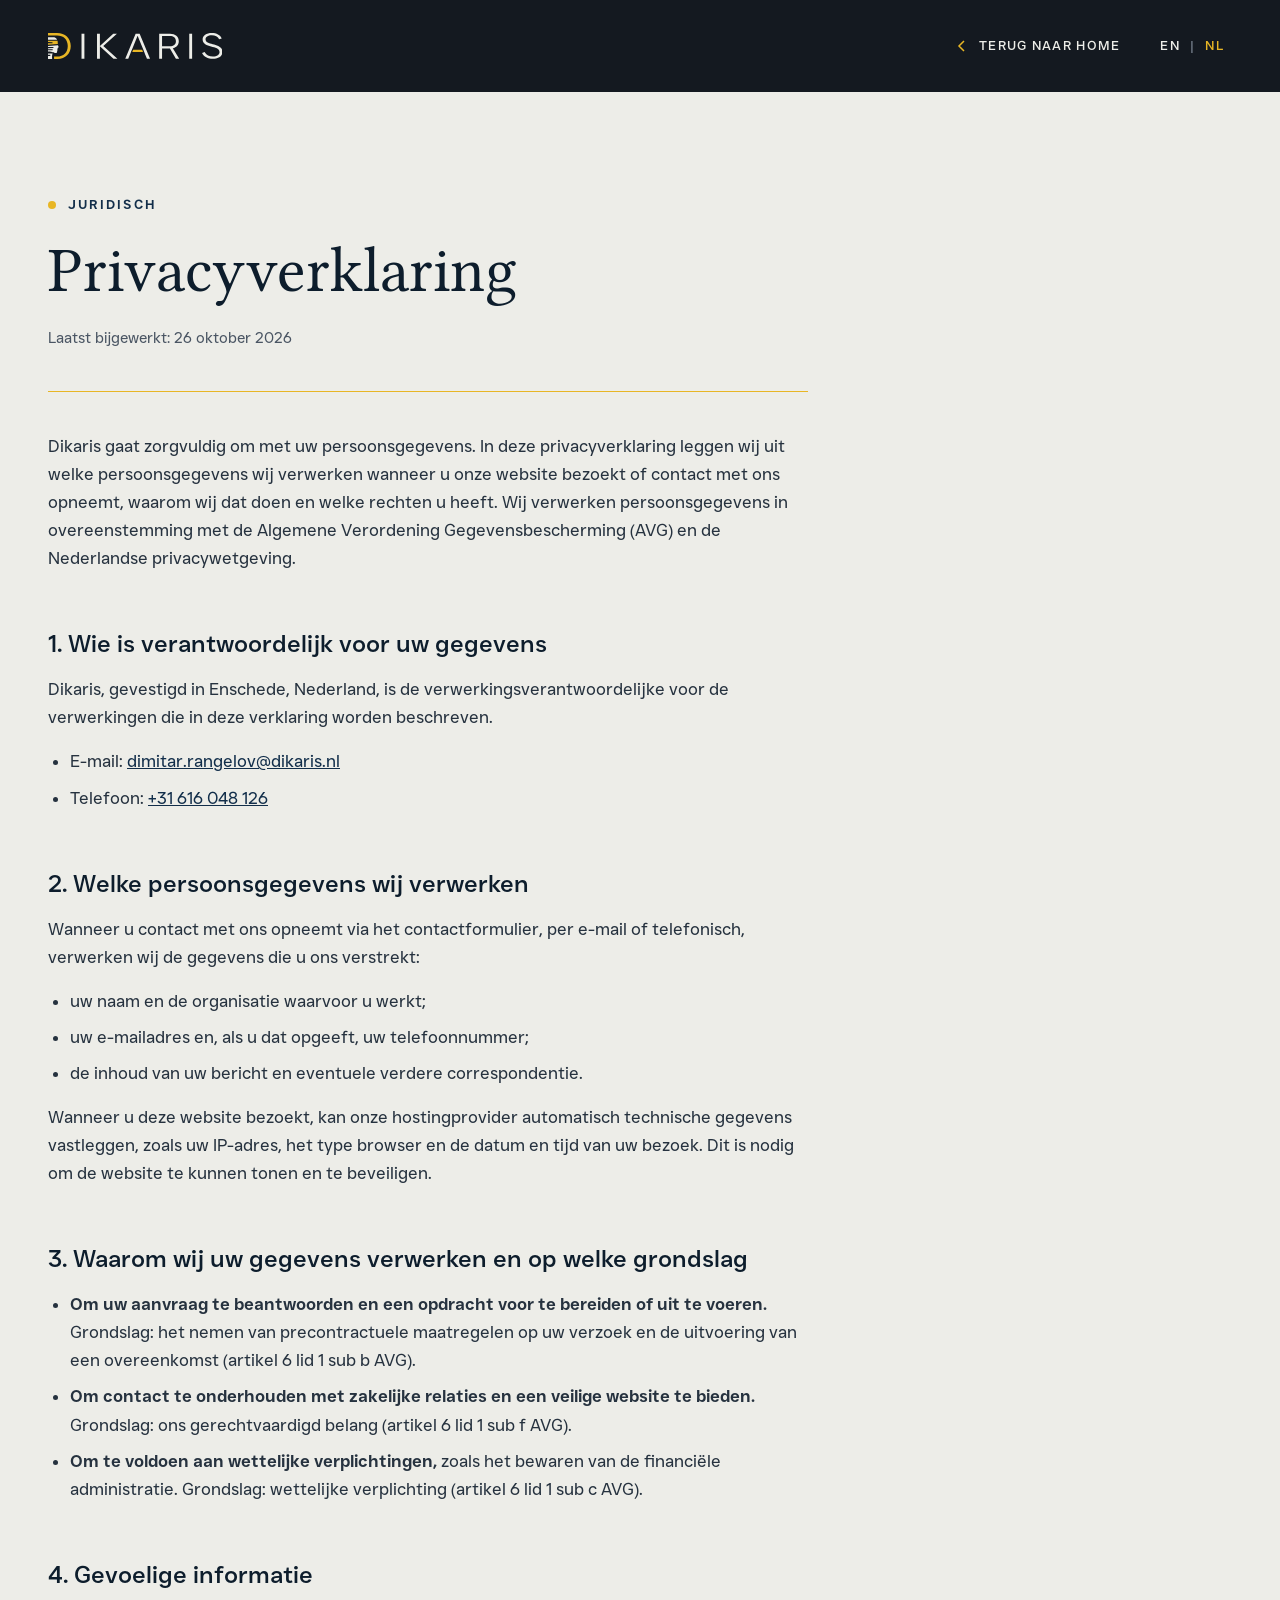
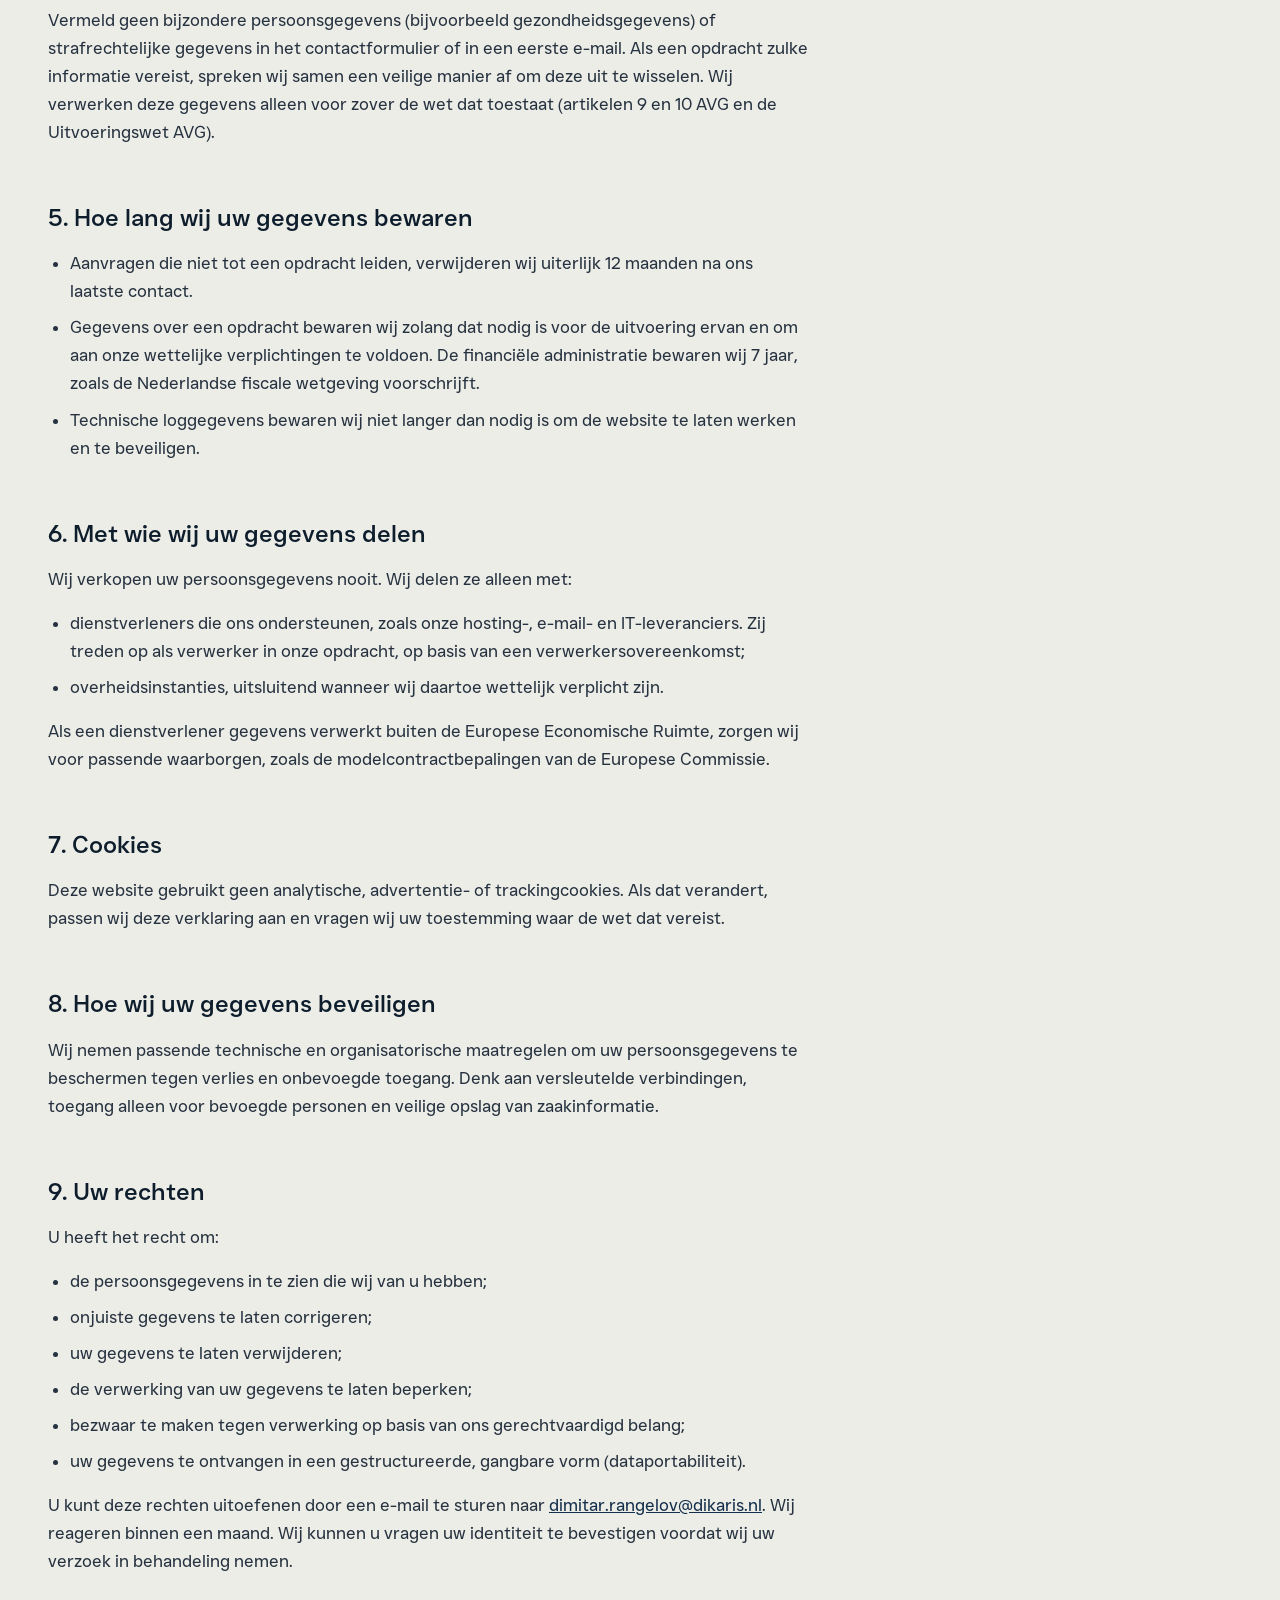
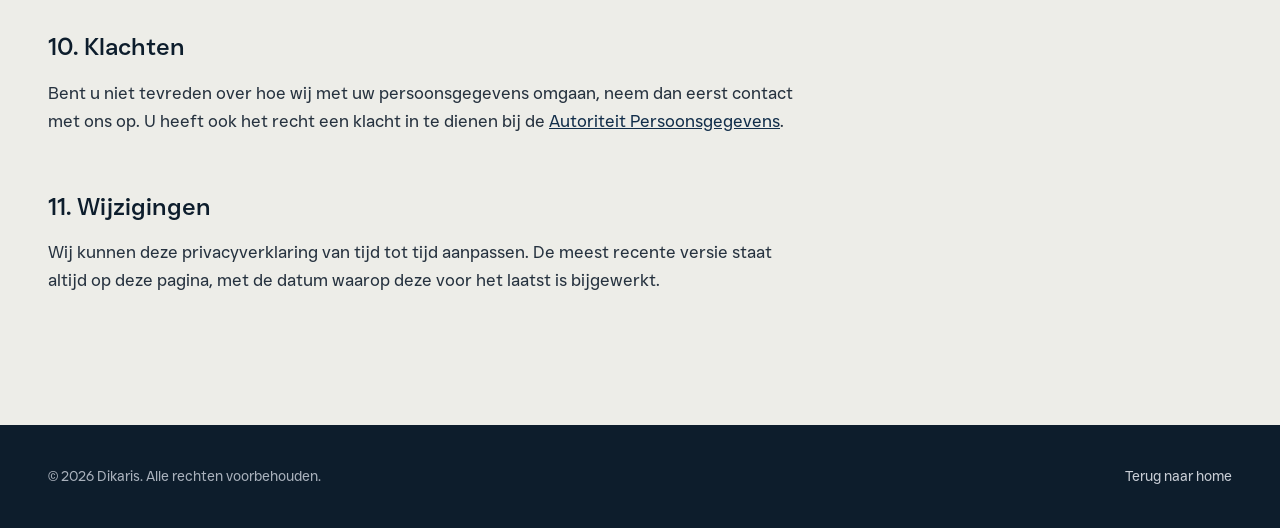
<file: privacy.html>
<!doctype html>
<html lang="nl">
<head>
<meta charset="utf-8">
<meta name="viewport" content="width=device-width, initial-scale=1">
<title>Dikaris | Privacyverklaring</title>
<meta name="description" content="Privacyverklaring van Dikaris, Enschede, Nederland.">
<meta name="theme-color" content="#141920">
<meta property="og:title" content="Dikaris | Privacyverklaring">
<meta property="og:description" content="Privacyverklaring van Dikaris, Enschede, Nederland.">
<meta property="og:type" content="website">
<meta property="og:image" content="https://dikaris.nl/assets/img/og-image.jpg">
<link rel="alternate" hreflang="en" href="https://dikaris.nl/en/privacy.html">
<link rel="alternate" hreflang="nl" href="https://dikaris.nl/privacy.html">
<link rel="alternate" hreflang="x-default" href="https://dikaris.nl/privacy.html">
<link rel="canonical" href="https://dikaris.nl/privacy.html">
<meta property="og:url" content="https://dikaris.nl/privacy.html">
<meta property="og:locale" content="nl_NL">
<link rel="icon" href="favicon.svg" type="image/svg+xml">
<link rel="stylesheet" href="assets/css/styles.css">
</head>
<body>
<div style="background: #EDEDE8; color: #0D1D2C; font-family: 'JUST Sans', 'Helvetica Neue', Arial, sans-serif; font-weight: 400; line-height: 1.65; -webkit-font-smoothing: antialiased">

<header style="background: #141920; color: #EDEDE8">
<div style="max-width: 1344px; margin: 0 auto; padding: 24px clamp(20px, 4vw, 48px); box-sizing: border-box; display: flex; flex-wrap: wrap; align-items: center; justify-content: space-between; gap: 16px 40px">
<a href="index.html" aria-label="Dikaris home" style="display: flex; align-items: center; min-height: 44px">
<svg role="img" aria-label="Dikaris" viewBox="40 154.7 748.8 111.6" style="height: 26px; width: auto; display: block"><path fill="#E8B625" d="M 78.76 154.71 L 40.03 154.71 L 40.03 165.07 L 78.76 165.07 C 106.42 165.07 124.84 182.29 124.84 210.52 C 124.84 238.75 106.42 255.98 78.76 255.98 L 66.10 255.98 L 66.10 266.34 L 78.76 266.34 C 113.64 266.34 137.68 244.02 137.68 210.52 C 137.68 177.03 113.64 154.71 78.76 154.71 "></path><path fill="#EDEDE8" d="M 78.69 183.38 L 40.03 183.38 L 40.03 173.20 L 62.91 173.20 C 62.91 173.20 69.15 173.29 73.11 176.53 C 77.06 179.76 78.69 183.38 78.69 183.38 "></path><path fill="#EDEDE8" d="M 57.56 236.69 C 53.24 235.74 40.03 234.49 40.03 234.49 L 40.03 229.16 L 60.14 229.24 L 60.06 224.29 L 40.03 224.29 L 40.03 219.64 L 63.36 219.46 L 63.23 214.63 L 40.03 214.80 L 40.03 210.01 L 83.03 207.41 C 83.03 207.41 83.83 211.38 85.40 213.56 C 87 215.74 82.23 218.04 82.23 218.04 C 82.23 218.04 80.26 222.66 81.46 223.13 C 82.63 223.60 78.69 226.37 78.69 226.37 C 78.69 226.37 81.58 227.68 81.07 228.50 C 80.28 229.76 78.69 231.46 78.69 231.46 C 78.69 231.46 79.45 234.01 79.35 235.62 C 79.30 236.55 78.85 238.29 77.44 239.5 C 75.59 241.08 73.72 241.01 69.96 240.49 C 69.46 240.42 68.97 240.30 68.49 240.13 C 66.36 239.39 60.02 237.23 57.56 236.69 "></path><path fill="#E8B625" d="M 82.29 201.72 L 40.03 205.13 L 40.03 198.74 L 59.39 198.64 L 59.32 193.99 L 40.03 193.73 L 40.03 187.60 L 81.28 187.50 ZM 82.29 201.72 "></path><path fill="#EDEDE8" d="M 60.37 243.08 C 60.37 243.08 58.55 244.65 57.65 251.80 C 56.75 258.95 57.91 266.34 57.91 266.34 L 40.03 266.34 L 40.03 253.05 C 44.92 253.12 49.71 253.19 49.82 253.19 C 49.82 250.95 49.86 250.52 49.86 248.30 C 47.68 248.25 43.80 248.03 40.03 247.80 L 40.03 242.85 C 46.67 242.83 54.83 242.85 60.37 243.08 "></path><path fill="#EDEDE8" d="M 183.87 157.78 L 196.22 157.78 L 196.22 265.19 L 183.87 265.19 ZM 183.87 157.78 "></path><path fill="#EDEDE8" d="M 250.42 265.19 L 250.42 157.78 L 262.77 157.78 L 262.77 210.10 L 320.16 157.78 L 335.81 157.78 L 277.38 210.41 L 337.90 265.19 L 321.03 265.19 L 262.77 211.79 L 262.77 265.19 ZM 250.42 265.19 "></path><path fill="#EDEDE8" d="M 529.63 211.64 L 563.19 211.64 C 578.67 211.64 589.10 203.96 589.10 189.85 C 589.10 175.88 578.67 167.75 563.19 167.75 L 529.63 167.75 ZM 517.28 265.19 L 517.28 157.78 L 563.71 157.78 C 586.32 157.78 601.45 169.75 601.45 190.00 C 601.45 206.11 591.37 216.70 575.71 220.08 L 603.19 265.19 L 589.10 265.19 L 563.37 221.30 L 529.63 221.30 L 529.63 265.19 ZM 517.28 265.19 "></path><path fill="#EDEDE8" d="M 646.30 157.78 L 658.65 157.78 L 658.65 265.19 L 646.30 265.19 ZM 646.30 157.78 "></path><path fill="#EDEDE8" d="M 701.29 240.18 L 712.42 236.34 C 718.51 249.85 732.94 255.52 747.90 255.52 C 766.68 255.52 776.42 247.55 776.42 236.34 C 776.42 206.57 703.72 222.69 703.72 182.02 C 703.72 165.76 719.37 154.71 743.55 154.71 C 763.37 154.71 779.55 162.84 785.81 178.34 L 774.68 182.02 C 769.81 170.05 757.11 164.37 743.55 164.37 C 725.81 164.37 716.25 172.20 716.25 182.02 C 716.25 211.17 788.76 195.06 788.76 236.34 C 788.76 254.45 772.07 265.19 747.90 265.19 C 726.68 265.19 708.07 256.60 701.29 240.18 "></path><path fill="#EDEDE8" d="M 433.37 157.78 L 416.15 157.78 L 371.63 265.19 L 384.5 265.19 L 393.58 242.64 L 393.67 242.41 L 394.76 239.71 L 394.77 239.71 L 401.49 223.31 L 401.50 223.31 L 424.15 167.44 L 425.02 167.44 L 448.08 223.91 L 448.10 223.91 L 456.02 243.25 L 455.87 243.25 L 464.85 265.19 L 478.06 265.19 ZM 433.37 157.78 "></path><path fill="#E8B625" d="M 401.74 236.70 L 447.95 236.70 L 444.31 227.03 L 405.38 227.03 ZM 401.74 236.70 "></path></svg>
</a>
<div style="display: flex; flex-wrap: wrap; align-items: center; gap: 8px 32px; font-size: 13px; font-weight: 500; letter-spacing: 0.1em; text-transform: uppercase">
<a class="nav-link" href="index.html" style="display: inline-flex; align-items: center; gap: 10px; min-height: 44px"><svg aria-hidden="true" width="14" height="14" viewBox="0 0 14 14" fill="none" stroke="#E8B625" stroke-width="1.5"><path d="M9 2 4 7l5 5"></path></svg>Terug naar home</a>
<div role="group" aria-label="Taal" style="display: flex; align-items: center; gap: 2px">
<a class="nav-link" href="en/privacy.html" lang="en" aria-label="English" style="display: inline-flex; align-items: center; min-height: 44px; padding: 0 8px">EN</a>
<span aria-hidden="true" style="color: #6B7480">|</span>
<span aria-current="true" style="display: inline-flex; align-items: center; min-height: 44px; padding: 0 8px; color: #E8B625">NL</span>
</div>
</div>
</div>
</header>

<main style="max-width: 1344px; margin: 0 auto; padding: clamp(64px, 8vw, 112px) clamp(20px, 4vw, 48px) clamp(80px, 9vw, 128px); box-sizing: border-box">
<div style="max-width: 760px">
<p style="margin: 0 0 20px; display: flex; align-items: center; gap: 12px; font-size: 13px; font-weight: 600; letter-spacing: 0.16em; text-transform: uppercase; color: #122E4A"><span aria-hidden="true" style="width: 8px; height: 8px; border-radius: 50%; background: #E8B625"></span>Juridisch</p>
<h1 style="margin: 0 0 20px; font-family: 'Libertinus Serif', Georgia, 'Times New Roman', serif; font-size: clamp(40px, 5vw, 64px); font-weight: 400; line-height: 1.1; color: #0D1D2C">Privacyverklaring</h1>
<p style="margin: 0 0 40px; font-size: 15px; color: #4A5563">Laatst bijgewerkt: 26 oktober 2026</p>
<div style="height: 1px; background: #E8B625"></div>

<div class="policy" style="font-size: 17px; color: #26323F">
<p style="margin-top: 40px">Dikaris gaat zorgvuldig om met uw persoonsgegevens. In deze privacyverklaring leggen wij uit welke persoonsgegevens wij verwerken wanneer u onze website bezoekt of contact met ons opneemt, waarom wij dat doen en welke rechten u heeft. Wij verwerken persoonsgegevens in overeenstemming met de Algemene Verordening Gegevensbescherming (AVG) en de Nederlandse privacywetgeving.</p>

<h2>1. Wie is verantwoordelijk voor uw gegevens</h2>
<p>Dikaris, gevestigd in Enschede, Nederland, is de verwerkingsverantwoordelijke voor de verwerkingen die in deze verklaring worden beschreven.</p>
<ul>
<li>E-mail: <a href="mailto:dimitar.rangelov@dikaris.nl">dimitar.rangelov@dikaris.nl</a></li>
<li>Telefoon: <a href="tel:+31616048126">+31 616 048 126</a></li>
</ul>

<h2>2. Welke persoonsgegevens wij verwerken</h2>
<p>Wanneer u contact met ons opneemt via het contactformulier, per e-mail of telefonisch, verwerken wij de gegevens die u ons verstrekt:</p>
<ul>
<li>uw naam en de organisatie waarvoor u werkt;</li>
<li>uw e-mailadres en, als u dat opgeeft, uw telefoonnummer;</li>
<li>de inhoud van uw bericht en eventuele verdere correspondentie.</li>
</ul>
<p>Wanneer u deze website bezoekt, kan onze hostingprovider automatisch technische gegevens vastleggen, zoals uw IP-adres, het type browser en de datum en tijd van uw bezoek. Dit is nodig om de website te kunnen tonen en te beveiligen.</p>

<h2>3. Waarom wij uw gegevens verwerken en op welke grondslag</h2>
<ul>
<li><strong style="font-weight: 600">Om uw aanvraag te beantwoorden en een opdracht voor te bereiden of uit te voeren.</strong> Grondslag: het nemen van precontractuele maatregelen op uw verzoek en de uitvoering van een overeenkomst (artikel 6 lid 1 sub b AVG).</li>
<li><strong style="font-weight: 600">Om contact te onderhouden met zakelijke relaties en een veilige website te bieden.</strong> Grondslag: ons gerechtvaardigd belang (artikel 6 lid 1 sub f AVG).</li>
<li><strong style="font-weight: 600">Om te voldoen aan wettelijke verplichtingen,</strong> zoals het bewaren van de financiële administratie. Grondslag: wettelijke verplichting (artikel 6 lid 1 sub c AVG).</li>
</ul>

<h2>4. Gevoelige informatie</h2>
<p>Vermeld geen bijzondere persoonsgegevens (bijvoorbeeld gezondheidsgegevens) of strafrechtelijke gegevens in het contactformulier of in een eerste e-mail. Als een opdracht zulke informatie vereist, spreken wij samen een veilige manier af om deze uit te wisselen. Wij verwerken deze gegevens alleen voor zover de wet dat toestaat (artikelen 9 en 10 AVG en de Uitvoeringswet AVG).</p>

<h2>5. Hoe lang wij uw gegevens bewaren</h2>
<ul>
<li>Aanvragen die niet tot een opdracht leiden, verwijderen wij uiterlijk 12 maanden na ons laatste contact.</li>
<li>Gegevens over een opdracht bewaren wij zolang dat nodig is voor de uitvoering ervan en om aan onze wettelijke verplichtingen te voldoen. De financiële administratie bewaren wij 7 jaar, zoals de Nederlandse fiscale wetgeving voorschrijft.</li>
<li>Technische loggegevens bewaren wij niet langer dan nodig is om de website te laten werken en te beveiligen.</li>
</ul>

<h2>6. Met wie wij uw gegevens delen</h2>
<p>Wij verkopen uw persoonsgegevens nooit. Wij delen ze alleen met:</p>
<ul>
<li>dienstverleners die ons ondersteunen, zoals onze hosting-, e-mail- en IT-leveranciers. Zij treden op als verwerker in onze opdracht, op basis van een verwerkersovereenkomst;</li>
<li>overheidsinstanties, uitsluitend wanneer wij daartoe wettelijk verplicht zijn.</li>
</ul>
<p>Als een dienstverlener gegevens verwerkt buiten de Europese Economische Ruimte, zorgen wij voor passende waarborgen, zoals de modelcontractbepalingen van de Europese Commissie.</p>

<h2>7. Cookies</h2>
<p>Deze website gebruikt geen analytische, advertentie- of trackingcookies. Als dat verandert, passen wij deze verklaring aan en vragen wij uw toestemming waar de wet dat vereist.</p>

<h2>8. Hoe wij uw gegevens beveiligen</h2>
<p>Wij nemen passende technische en organisatorische maatregelen om uw persoonsgegevens te beschermen tegen verlies en onbevoegde toegang. Denk aan versleutelde verbindingen, toegang alleen voor bevoegde personen en veilige opslag van zaakinformatie.</p>

<h2>9. Uw rechten</h2>
<p>U heeft het recht om:</p>
<ul>
<li>de persoonsgegevens in te zien die wij van u hebben;</li>
<li>onjuiste gegevens te laten corrigeren;</li>
<li>uw gegevens te laten verwijderen;</li>
<li>de verwerking van uw gegevens te laten beperken;</li>
<li>bezwaar te maken tegen verwerking op basis van ons gerechtvaardigd belang;</li>
<li>uw gegevens te ontvangen in een gestructureerde, gangbare vorm (dataportabiliteit).</li>
</ul>
<p>U kunt deze rechten uitoefenen door een e-mail te sturen naar <a href="mailto:dimitar.rangelov@dikaris.nl">dimitar.rangelov@dikaris.nl</a>. Wij reageren binnen een maand. Wij kunnen u vragen uw identiteit te bevestigen voordat wij uw verzoek in behandeling nemen.</p>

<h2>10. Klachten</h2>
<p>Bent u niet tevreden over hoe wij met uw persoonsgegevens omgaan, neem dan eerst contact met ons op. U heeft ook het recht een klacht in te dienen bij de <a href="https://www.autoriteitpersoonsgegevens.nl">Autoriteit Persoonsgegevens</a>.</p>

<h2>11. Wijzigingen</h2>
<p>Wij kunnen deze privacyverklaring van tijd tot tijd aanpassen. De meest recente versie staat altijd op deze pagina, met de datum waarop deze voor het laatst is bijgewerkt.</p>
</div>
</div>
</main>

<footer style="background: #0D1D2C; color: #A9B1BC; padding: 40px 0">
<div style="max-width: 1344px; margin: 0 auto; padding: 0 clamp(20px, 4vw, 48px); box-sizing: border-box; display: flex; flex-wrap: wrap; justify-content: space-between; gap: 12px 32px; font-size: 14px">
<span>© 2026 Dikaris. Alle rechten voorbehouden.</span>
<a class="foot-link" href="index.html">Terug naar home</a>
</div>
</footer>

</div>
<script src="assets/js/main.js" defer></script>
</body>
</html>
</file>
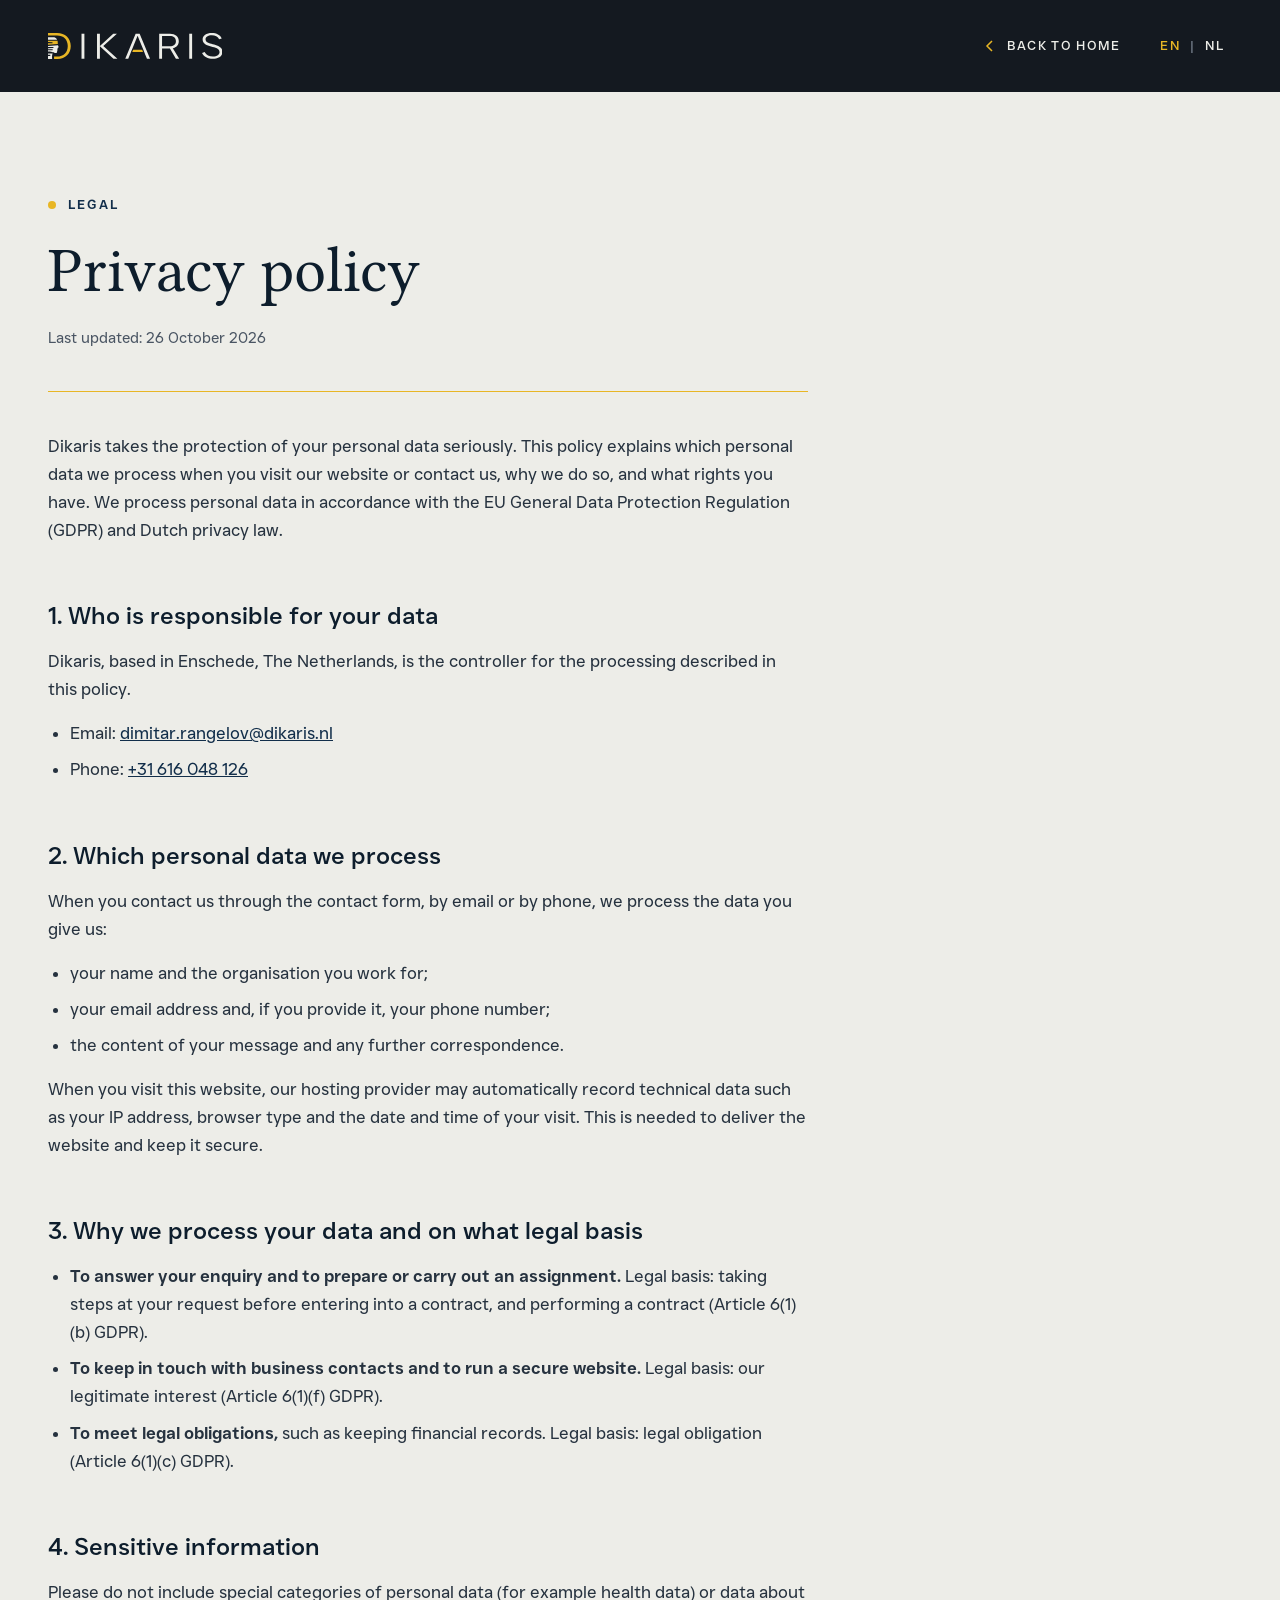
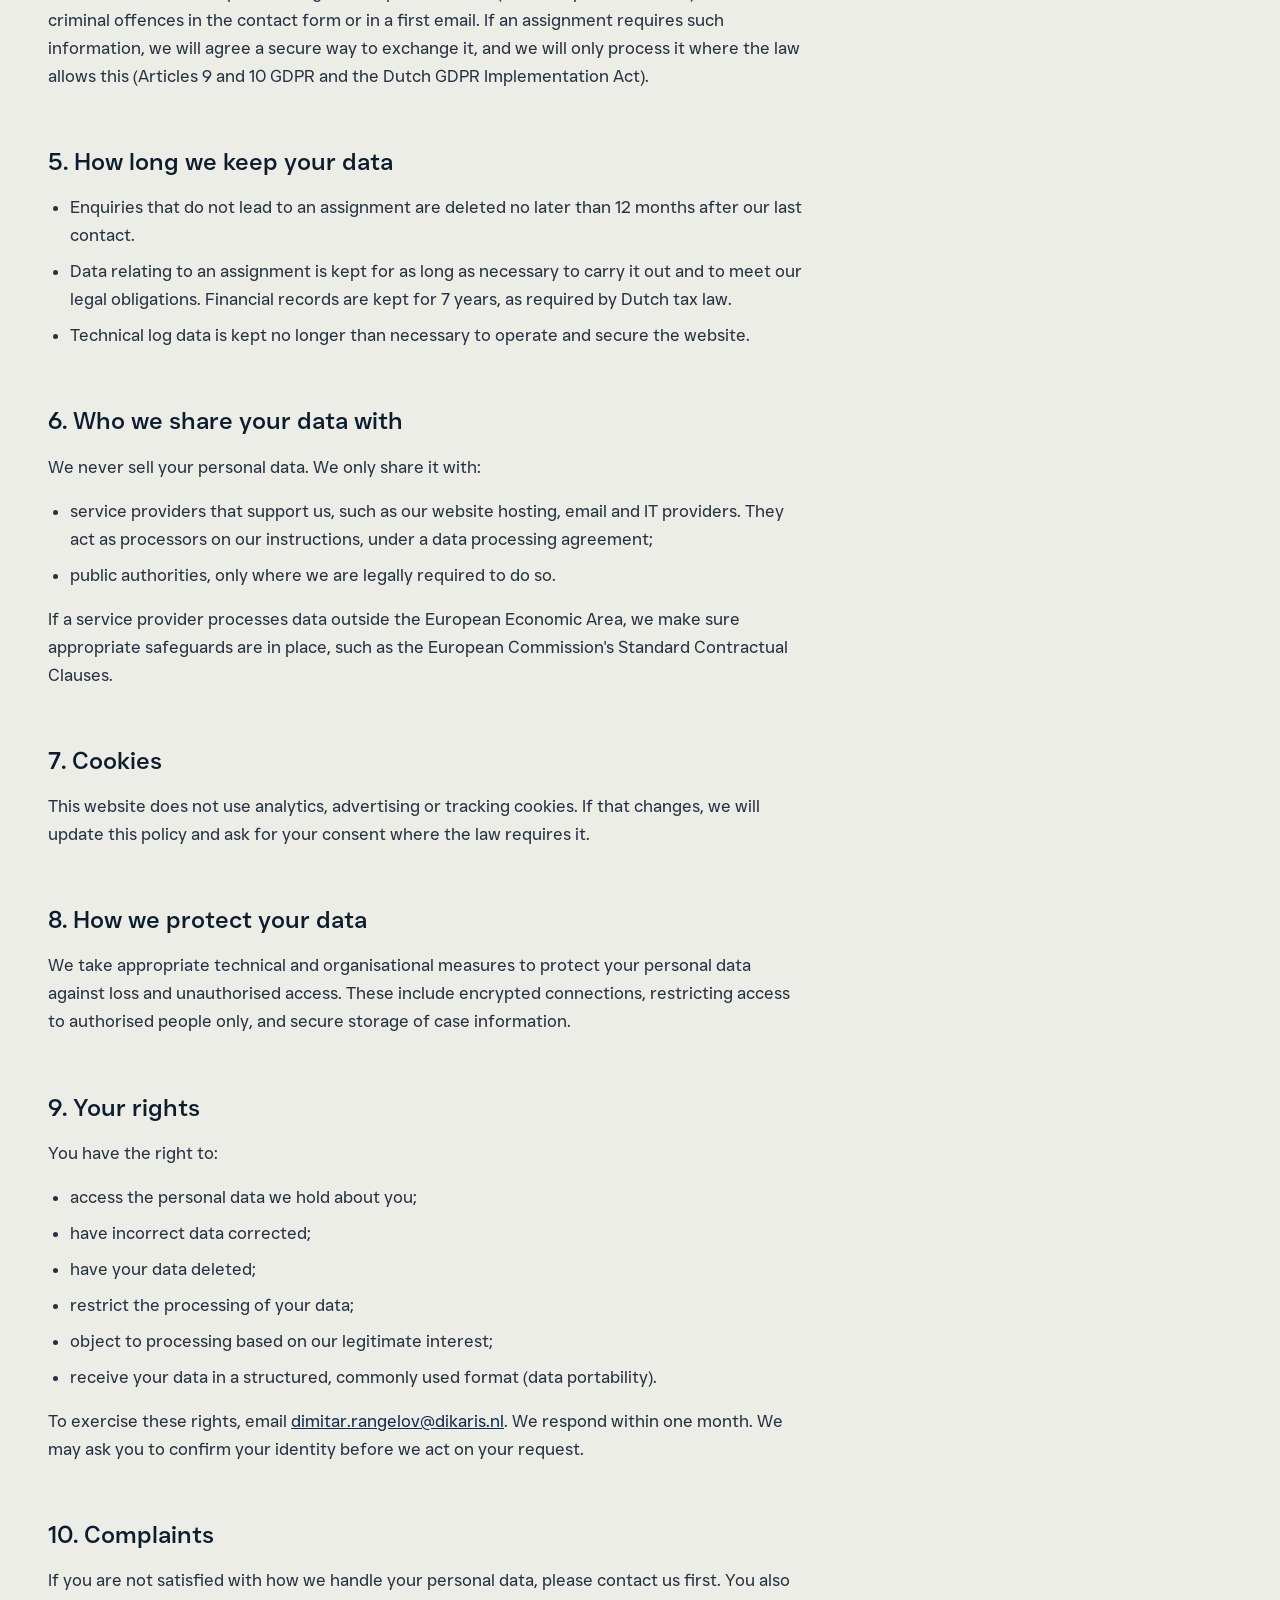
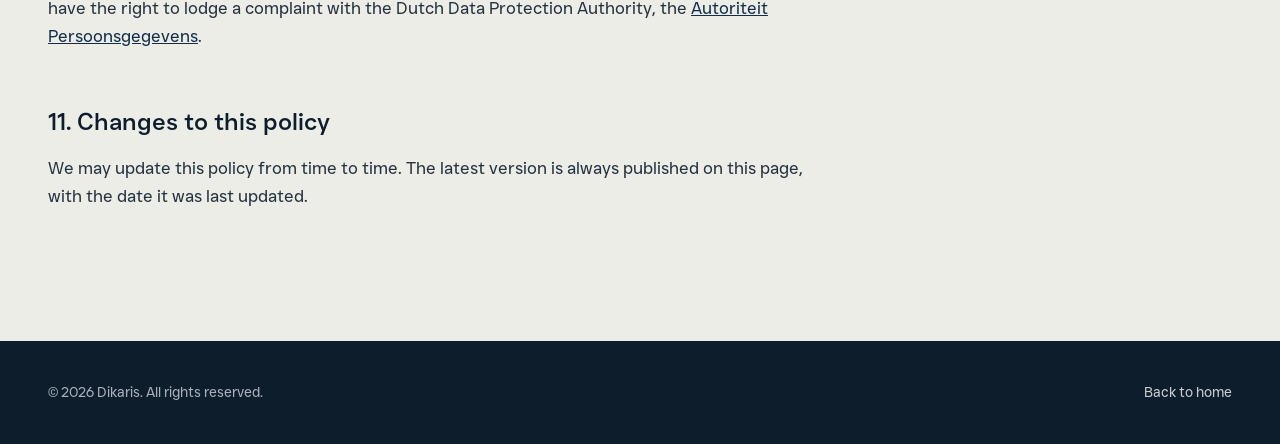
<file: en/privacy.html>
<!doctype html>
<html lang="en">
<head>
<meta charset="utf-8">
<meta name="viewport" content="width=device-width, initial-scale=1">
<title>Dikaris | Privacy policy</title>
<meta name="description" content="Privacy policy of Dikaris, Enschede, The Netherlands.">
<meta name="theme-color" content="#141920">
<meta property="og:title" content="Dikaris | Privacy policy">
<meta property="og:description" content="Privacy policy of Dikaris, Enschede, The Netherlands.">
<meta property="og:type" content="website">
<meta property="og:image" content="https://dikaris.nl/assets/img/og-image.jpg">
<link rel="alternate" hreflang="en" href="https://dikaris.nl/en/privacy.html">
<link rel="alternate" hreflang="nl" href="https://dikaris.nl/privacy.html">
<link rel="alternate" hreflang="x-default" href="https://dikaris.nl/privacy.html">
<link rel="canonical" href="https://dikaris.nl/en/privacy.html">
<meta property="og:url" content="https://dikaris.nl/en/privacy.html">
<meta property="og:locale" content="en_GB">
<link rel="icon" href="../favicon.svg" type="image/svg+xml">
<link rel="stylesheet" href="../assets/css/styles.css">
</head>
<body>
<div style="background: #EDEDE8; color: #0D1D2C; font-family: 'JUST Sans', 'Helvetica Neue', Arial, sans-serif; font-weight: 400; line-height: 1.65; -webkit-font-smoothing: antialiased">

<header style="background: #141920; color: #EDEDE8">
<div style="max-width: 1344px; margin: 0 auto; padding: 24px clamp(20px, 4vw, 48px); box-sizing: border-box; display: flex; flex-wrap: wrap; align-items: center; justify-content: space-between; gap: 16px 40px">
<a href="index.html" aria-label="Dikaris home" style="display: flex; align-items: center; min-height: 44px">
<svg role="img" aria-label="Dikaris" viewBox="40 154.7 748.8 111.6" style="height: 26px; width: auto; display: block"><path fill="#E8B625" d="M 78.76 154.71 L 40.03 154.71 L 40.03 165.07 L 78.76 165.07 C 106.42 165.07 124.84 182.29 124.84 210.52 C 124.84 238.75 106.42 255.98 78.76 255.98 L 66.10 255.98 L 66.10 266.34 L 78.76 266.34 C 113.64 266.34 137.68 244.02 137.68 210.52 C 137.68 177.03 113.64 154.71 78.76 154.71 "></path><path fill="#EDEDE8" d="M 78.69 183.38 L 40.03 183.38 L 40.03 173.20 L 62.91 173.20 C 62.91 173.20 69.15 173.29 73.11 176.53 C 77.06 179.76 78.69 183.38 78.69 183.38 "></path><path fill="#EDEDE8" d="M 57.56 236.69 C 53.24 235.74 40.03 234.49 40.03 234.49 L 40.03 229.16 L 60.14 229.24 L 60.06 224.29 L 40.03 224.29 L 40.03 219.64 L 63.36 219.46 L 63.23 214.63 L 40.03 214.80 L 40.03 210.01 L 83.03 207.41 C 83.03 207.41 83.83 211.38 85.40 213.56 C 87 215.74 82.23 218.04 82.23 218.04 C 82.23 218.04 80.26 222.66 81.46 223.13 C 82.63 223.60 78.69 226.37 78.69 226.37 C 78.69 226.37 81.58 227.68 81.07 228.50 C 80.28 229.76 78.69 231.46 78.69 231.46 C 78.69 231.46 79.45 234.01 79.35 235.62 C 79.30 236.55 78.85 238.29 77.44 239.5 C 75.59 241.08 73.72 241.01 69.96 240.49 C 69.46 240.42 68.97 240.30 68.49 240.13 C 66.36 239.39 60.02 237.23 57.56 236.69 "></path><path fill="#E8B625" d="M 82.29 201.72 L 40.03 205.13 L 40.03 198.74 L 59.39 198.64 L 59.32 193.99 L 40.03 193.73 L 40.03 187.60 L 81.28 187.50 ZM 82.29 201.72 "></path><path fill="#EDEDE8" d="M 60.37 243.08 C 60.37 243.08 58.55 244.65 57.65 251.80 C 56.75 258.95 57.91 266.34 57.91 266.34 L 40.03 266.34 L 40.03 253.05 C 44.92 253.12 49.71 253.19 49.82 253.19 C 49.82 250.95 49.86 250.52 49.86 248.30 C 47.68 248.25 43.80 248.03 40.03 247.80 L 40.03 242.85 C 46.67 242.83 54.83 242.85 60.37 243.08 "></path><path fill="#EDEDE8" d="M 183.87 157.78 L 196.22 157.78 L 196.22 265.19 L 183.87 265.19 ZM 183.87 157.78 "></path><path fill="#EDEDE8" d="M 250.42 265.19 L 250.42 157.78 L 262.77 157.78 L 262.77 210.10 L 320.16 157.78 L 335.81 157.78 L 277.38 210.41 L 337.90 265.19 L 321.03 265.19 L 262.77 211.79 L 262.77 265.19 ZM 250.42 265.19 "></path><path fill="#EDEDE8" d="M 529.63 211.64 L 563.19 211.64 C 578.67 211.64 589.10 203.96 589.10 189.85 C 589.10 175.88 578.67 167.75 563.19 167.75 L 529.63 167.75 ZM 517.28 265.19 L 517.28 157.78 L 563.71 157.78 C 586.32 157.78 601.45 169.75 601.45 190.00 C 601.45 206.11 591.37 216.70 575.71 220.08 L 603.19 265.19 L 589.10 265.19 L 563.37 221.30 L 529.63 221.30 L 529.63 265.19 ZM 517.28 265.19 "></path><path fill="#EDEDE8" d="M 646.30 157.78 L 658.65 157.78 L 658.65 265.19 L 646.30 265.19 ZM 646.30 157.78 "></path><path fill="#EDEDE8" d="M 701.29 240.18 L 712.42 236.34 C 718.51 249.85 732.94 255.52 747.90 255.52 C 766.68 255.52 776.42 247.55 776.42 236.34 C 776.42 206.57 703.72 222.69 703.72 182.02 C 703.72 165.76 719.37 154.71 743.55 154.71 C 763.37 154.71 779.55 162.84 785.81 178.34 L 774.68 182.02 C 769.81 170.05 757.11 164.37 743.55 164.37 C 725.81 164.37 716.25 172.20 716.25 182.02 C 716.25 211.17 788.76 195.06 788.76 236.34 C 788.76 254.45 772.07 265.19 747.90 265.19 C 726.68 265.19 708.07 256.60 701.29 240.18 "></path><path fill="#EDEDE8" d="M 433.37 157.78 L 416.15 157.78 L 371.63 265.19 L 384.5 265.19 L 393.58 242.64 L 393.67 242.41 L 394.76 239.71 L 394.77 239.71 L 401.49 223.31 L 401.50 223.31 L 424.15 167.44 L 425.02 167.44 L 448.08 223.91 L 448.10 223.91 L 456.02 243.25 L 455.87 243.25 L 464.85 265.19 L 478.06 265.19 ZM 433.37 157.78 "></path><path fill="#E8B625" d="M 401.74 236.70 L 447.95 236.70 L 444.31 227.03 L 405.38 227.03 ZM 401.74 236.70 "></path></svg>
</a>
<div style="display: flex; flex-wrap: wrap; align-items: center; gap: 8px 32px; font-size: 13px; font-weight: 500; letter-spacing: 0.1em; text-transform: uppercase">
<a class="nav-link" href="index.html" style="display: inline-flex; align-items: center; gap: 10px; min-height: 44px"><svg aria-hidden="true" width="14" height="14" viewBox="0 0 14 14" fill="none" stroke="#E8B625" stroke-width="1.5"><path d="M9 2 4 7l5 5"></path></svg>Back to home</a>
<div role="group" aria-label="Language" style="display: flex; align-items: center; gap: 2px">
<span aria-current="true" style="display: inline-flex; align-items: center; min-height: 44px; padding: 0 8px; color: #E8B625">EN</span>
<span aria-hidden="true" style="color: #6B7480">|</span>
<a class="nav-link" href="../privacy.html" lang="nl" aria-label="Nederlands" style="display: inline-flex; align-items: center; min-height: 44px; padding: 0 8px">NL</a>
</div>
</div>
</div>
</header>

<main style="max-width: 1344px; margin: 0 auto; padding: clamp(64px, 8vw, 112px) clamp(20px, 4vw, 48px) clamp(80px, 9vw, 128px); box-sizing: border-box">
<div style="max-width: 760px">
<p style="margin: 0 0 20px; display: flex; align-items: center; gap: 12px; font-size: 13px; font-weight: 600; letter-spacing: 0.16em; text-transform: uppercase; color: #122E4A"><span aria-hidden="true" style="width: 8px; height: 8px; border-radius: 50%; background: #E8B625"></span>Legal</p>
<h1 style="margin: 0 0 20px; font-family: 'Libertinus Serif', Georgia, 'Times New Roman', serif; font-size: clamp(40px, 5vw, 64px); font-weight: 400; line-height: 1.1; color: #0D1D2C">Privacy policy</h1>
<p style="margin: 0 0 40px; font-size: 15px; color: #4A5563">Last updated: 26 October 2026</p>
<div style="height: 1px; background: #E8B625"></div>

<div class="policy" style="font-size: 17px; color: #26323F">
<p style="margin-top: 40px">Dikaris takes the protection of your personal data seriously. This policy explains which personal data we process when you visit our website or contact us, why we do so, and what rights you have. We process personal data in accordance with the EU General Data Protection Regulation (GDPR) and Dutch privacy law.</p>

<h2>1. Who is responsible for your data</h2>
<p>Dikaris, based in Enschede, The Netherlands, is the controller for the processing described in this policy.</p>
<ul>
<li>Email: <a href="mailto:dimitar.rangelov@dikaris.nl">dimitar.rangelov@dikaris.nl</a></li>
<li>Phone: <a href="tel:+31616048126">+31 616 048 126</a></li>
</ul>

<h2>2. Which personal data we process</h2>
<p>When you contact us through the contact form, by email or by phone, we process the data you give us:</p>
<ul>
<li>your name and the organisation you work for;</li>
<li>your email address and, if you provide it, your phone number;</li>
<li>the content of your message and any further correspondence.</li>
</ul>
<p>When you visit this website, our hosting provider may automatically record technical data such as your IP address, browser type and the date and time of your visit. This is needed to deliver the website and keep it secure.</p>

<h2>3. Why we process your data and on what legal basis</h2>
<ul>
<li><strong style="font-weight: 600">To answer your enquiry and to prepare or carry out an assignment.</strong> Legal basis: taking steps at your request before entering into a contract, and performing a contract (Article 6(1)(b) GDPR).</li>
<li><strong style="font-weight: 600">To keep in touch with business contacts and to run a secure website.</strong> Legal basis: our legitimate interest (Article 6(1)(f) GDPR).</li>
<li><strong style="font-weight: 600">To meet legal obligations,</strong> such as keeping financial records. Legal basis: legal obligation (Article 6(1)(c) GDPR).</li>
</ul>

<h2>4. Sensitive information</h2>
<p>Please do not include special categories of personal data (for example health data) or data about criminal offences in the contact form or in a first email. If an assignment requires such information, we will agree a secure way to exchange it, and we will only process it where the law allows this (Articles 9 and 10 GDPR and the Dutch GDPR Implementation Act).</p>

<h2>5. How long we keep your data</h2>
<ul>
<li>Enquiries that do not lead to an assignment are deleted no later than 12 months after our last contact.</li>
<li>Data relating to an assignment is kept for as long as necessary to carry it out and to meet our legal obligations. Financial records are kept for 7 years, as required by Dutch tax law.</li>
<li>Technical log data is kept no longer than necessary to operate and secure the website.</li>
</ul>

<h2>6. Who we share your data with</h2>
<p>We never sell your personal data. We only share it with:</p>
<ul>
<li>service providers that support us, such as our website hosting, email and IT providers. They act as processors on our instructions, under a data processing agreement;</li>
<li>public authorities, only where we are legally required to do so.</li>
</ul>
<p>If a service provider processes data outside the European Economic Area, we make sure appropriate safeguards are in place, such as the European Commission's Standard Contractual Clauses.</p>

<h2>7. Cookies</h2>
<p>This website does not use analytics, advertising or tracking cookies. If that changes, we will update this policy and ask for your consent where the law requires it.</p>

<h2>8. How we protect your data</h2>
<p>We take appropriate technical and organisational measures to protect your personal data against loss and unauthorised access. These include encrypted connections, restricting access to authorised people only, and secure storage of case information.</p>

<h2>9. Your rights</h2>
<p>You have the right to:</p>
<ul>
<li>access the personal data we hold about you;</li>
<li>have incorrect data corrected;</li>
<li>have your data deleted;</li>
<li>restrict the processing of your data;</li>
<li>object to processing based on our legitimate interest;</li>
<li>receive your data in a structured, commonly used format (data portability).</li>
</ul>
<p>To exercise these rights, email <a href="mailto:dimitar.rangelov@dikaris.nl">dimitar.rangelov@dikaris.nl</a>. We respond within one month. We may ask you to confirm your identity before we act on your request.</p>

<h2>10. Complaints</h2>
<p>If you are not satisfied with how we handle your personal data, please contact us first. You also have the right to lodge a complaint with the Dutch Data Protection Authority, the <a href="https://www.autoriteitpersoonsgegevens.nl">Autoriteit Persoonsgegevens</a>.</p>

<h2>11. Changes to this policy</h2>
<p>We may update this policy from time to time. The latest version is always published on this page, with the date it was last updated.</p>
</div>
</div>
</main>

<footer style="background: #0D1D2C; color: #A9B1BC; padding: 40px 0">
<div style="max-width: 1344px; margin: 0 auto; padding: 0 clamp(20px, 4vw, 48px); box-sizing: border-box; display: flex; flex-wrap: wrap; justify-content: space-between; gap: 12px 32px; font-size: 14px">
<span>© 2026 Dikaris. All rights reserved.</span>
<a class="foot-link" href="index.html">Back to home</a>
</div>
</footer>

</div>
<script src="../assets/js/main.js" defer></script>
</body>
</html>
</file>
<file: assets/css/styles.css>
/* Dikaris website styles.
   Most layout styles are inline in the HTML. This file holds the shared rules. */

/* Self-hosted fonts: JUST Sans (licensed) and Libertinus Serif (OFL). */
@font-face{font-family:"JUST Sans";font-style:normal;font-weight:300;font-display:swap;src:url(../fonts/just-sans-300.woff2) format("woff2")}
@font-face{font-family:"JUST Sans";font-style:normal;font-weight:400;font-display:swap;src:url(../fonts/just-sans-400.woff2) format("woff2")}
@font-face{font-family:"JUST Sans";font-style:normal;font-weight:500;font-display:swap;src:url(../fonts/just-sans-500.woff2) format("woff2")}
@font-face{font-family:"JUST Sans";font-style:normal;font-weight:600;font-display:swap;src:url(../fonts/just-sans-600.woff2) format("woff2")}
@font-face{font-family:"Libertinus Serif";font-style:normal;font-weight:400;font-display:swap;src:url(../fonts/libertinus-serif-400.woff2) format("woff2")}
@font-face{font-family:"Libertinus Serif";font-style:italic;font-weight:400;font-display:swap;src:url(../fonts/libertinus-serif-400-italic.woff2) format("woff2")}
@font-face{font-family:"Libertinus Serif";font-style:normal;font-weight:600;font-display:swap;src:url(../fonts/libertinus-serif-600.woff2) format("woff2")}

html{scroll-behavior:smooth}
/* ponytail: design is fixed 1344px max-width with px type; step zoom on wide screens instead of re-doing every inline size */
@media (min-width:1600px){html{zoom:1.3}}
@media (min-width:2200px){html{zoom:1.7}}
@media (prefers-reduced-motion:reduce){html{scroll-behavior:auto}}
[hidden]{display:none !important}
section[id]{scroll-margin-top:0}
body{margin:0;background:#EDEDE8}
a{color:#E8B625}a:hover{color:#F3CE55}
.hero-owl{-webkit-mask-image:linear-gradient(to right,transparent 0%,#000 30%);mask-image:linear-gradient(to right,transparent 0%,#000 30%)}
.pattern-band{background-color:#EDEDE8;background-image:url(../img/pattern-tile.svg);background-repeat:repeat;background-size:132px auto;background-position:center}
.nav-link{color:#EDEDE8;text-decoration:none}
.nav-link:hover{color:#E8B625}
.foot-link{color:#C9CED6;text-decoration:none}
.foot-link:hover{color:#E8B625}
.field{width:100%;box-sizing:border-box;font:inherit;font-size:16px;color:#0D1D2C;background:#FFFFFF;border:1px solid #9AA3AE;border-radius:2px;padding:12px 14px;min-height:48px}
.field:focus{outline:2px solid #122E4A;outline-offset:1px}
.menu-link{display:flex;align-items:center;min-height:52px;border-bottom:1px solid rgba(237,237,232,.18);color:#EDEDE8;text-decoration:none;font-size:15px;font-weight:500;letter-spacing:.1em;text-transform:uppercase}
.menu-link:hover{color:#E8B625}
.method span{hyphens:auto;overflow-wrap:anywhere}
@media (max-width:760px){.method{padding:22px 16px !important}}
@media (max-width:760px){.hero-owl{width:100% !important;opacity:.38}.nav-desktop{display:none !important}.menu-btn{display:inline-flex !important}.deco-hide-mobile{display:none}}
a{color:#122E4A}a:hover{color:#0D1D2C}
.policy h2{margin:56px 0 16px;font-size:24px;font-weight:500;color:#0D1D2C;line-height:1.3}
.policy p{margin:0 0 16px}
.policy ul{margin:0 0 16px;padding-left:22px;display:flex;flex-direction:column;gap:8px}
</file>
